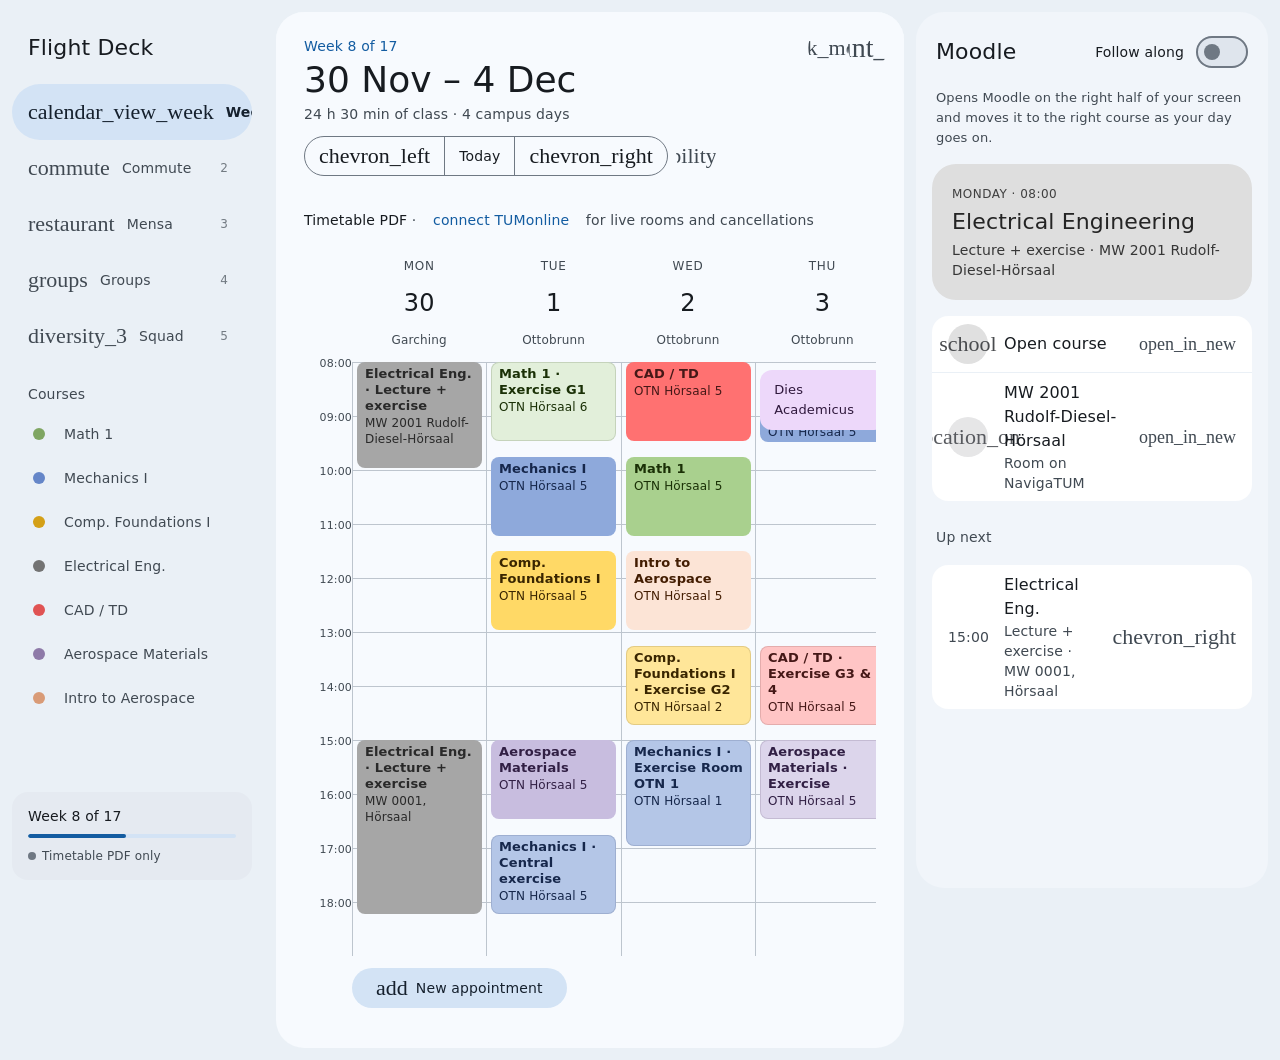
<file: index.html>
<!DOCTYPE html>
<html lang="en">
<head>
  <meta charset="UTF-8">
  <meta name="viewport" content="width=device-width, initial-scale=1.0, viewport-fit=cover">
  <meta name="theme-color" content="#EDEDF4">
  <title>Flight Deck · TUM Aerospace</title>
  <meta name="description" content="Unofficial, student-made schedule for TUM Aerospace 1st semester: TUMonline sync, live commute, Mensa and Moodle. Not affiliated with or endorsed by the Technical University of Munich.">
  <link rel="manifest" href="manifest.webmanifest">
  <link rel="icon" href="icons/icon.svg" type="image/svg+xml">
  <link rel="apple-touch-icon" href="icons/icon-192.png">
  <!-- Pages can't send headers, so the CSP lives here. A Worker on your own domain (not *.workers.dev) goes into connect-src -->
  <meta http-equiv="Content-Security-Policy" content="default-src 'self'; script-src 'self'; style-src 'self' 'unsafe-inline' https://fonts.googleapis.com; font-src https://fonts.gstatic.com; img-src 'self' data:; connect-src 'self' https://campus.tum.de https://www.mvg.de https://tum-dev.github.io https://nav.tum.de https://api.open-meteo.com https://*.workers.dev; object-src 'none'; base-uri 'none'; form-action 'self'">
  <script src="js/seed.js"></script>
  <link rel="preconnect" href="https://fonts.googleapis.com">
  <link rel="preconnect" href="https://fonts.gstatic.com" crossorigin>
  <link href="https://fonts.googleapis.com/css2?family=Roboto+Flex:opsz,wght@8..144,400;8..144,500;8..144,600;8..144,700&display=swap" rel="stylesheet">
  <link href="https://fonts.googleapis.com/css2?family=Material+Symbols+Rounded:opsz,wght,FILL,GRAD@20..48,400..600,0..1,0&display=block" rel="stylesheet">
  <link rel="stylesheet" href="css/style.css">
</head>
<body>
  <div class="app">
    <nav class="sidebar" aria-label="Main">
      <div class="brand">Flight Deck</div>
      <div class="side-group">
        <button type="button" class="side-item" data-view="week"><span class="msr" aria-hidden="true">calendar_view_week</span>Week<kbd>1</kbd></button>
        <button type="button" class="side-item" data-view="commute"><span class="msr" aria-hidden="true">commute</span>Commute<kbd>2</kbd></button>
        <button type="button" class="side-item" data-view="mensa"><span class="msr" aria-hidden="true">restaurant</span>Mensa<kbd>3</kbd></button>
        <button type="button" class="side-item" data-view="groups"><span class="msr" aria-hidden="true">groups</span>Groups<kbd>4</kbd></button>
        <button type="button" class="side-item" data-view="squad"><span class="msr" aria-hidden="true">diversity_3</span>Squad<kbd>5</kbd></button>
      </div>
      <div class="side-group">
        <span class="side-label">Courses</span>
        <div id="courseList"></div>
      </div>
      <div class="side-foot">
        <div id="weekProgress"></div>
      </div>
    </nav>

    <main class="main" id="main">
      <header class="toolbar">
        <div class="title-block">
          <span class="eyebrow" id="eyebrow"></span>
          <h1 id="title"></h1>
          <span class="subtitle" id="subtitle"></span>
        </div>
        <div class="toolbar-actions" id="toolbarActions"></div>
        <div class="toolbar-corner">
          <button type="button" class="icon-btn" id="themeBtn" data-toggle-theme><span class="msr" aria-hidden="true"></span></button>
          <button type="button" class="icon-btn account-btn" data-open-account aria-label="Account and settings" title="Account and settings"><span class="msr" aria-hidden="true">account_circle</span></button>
        </div>
      </header>
      <div id="view" class="view"></div>
    </main>

    <aside class="inspector" id="inspector" aria-label="Moodle"></aside>
  </div>

  <nav class="tabbar" aria-label="Views">
    <button type="button" data-view="today"><span class="pill"><span class="msr" aria-hidden="true">today</span></span>Today</button>
    <button type="button" data-view="week"><span class="pill"><span class="msr" aria-hidden="true">calendar_view_week</span></span>Week</button>
    <button type="button" data-view="commute"><span class="pill"><span class="msr" aria-hidden="true">commute</span></span>Commute</button>
    <button type="button" data-view="mensa"><span class="pill"><span class="msr" aria-hidden="true">restaurant</span></span>Mensa</button>
    <button type="button" data-view="groups"><span class="pill"><span class="msr" aria-hidden="true">groups</span></span>Groups</button>
    <button type="button" data-view="squad"><span class="pill"><span class="msr" aria-hidden="true">diversity_3</span></span>Squad</button>
  </nav>

  <dialog class="sheet" id="sheet" aria-labelledby="sheetTitle">
    <div class="sheet-head">
      <h2 id="sheetTitle"></h2>
      <button type="button" class="sheet-done" data-close-sheet>Done</button>
    </div>
    <div class="sheet-body" id="sheetBody"></div>
  </dialog>

  <div class="toast" id="toast" role="status" aria-live="polite"></div>

  <script src="js/timetable.js"></script>
  <script src="js/calendar.js"></script>
  <script src="js/services.js"></script>
  <script src="js/autopilot.js"></script>
  <script src="js/squad.js"></script>
  <script src="js/state.js"></script>
  <script src="js/app.js"></script>
</body>
</html>
</file>
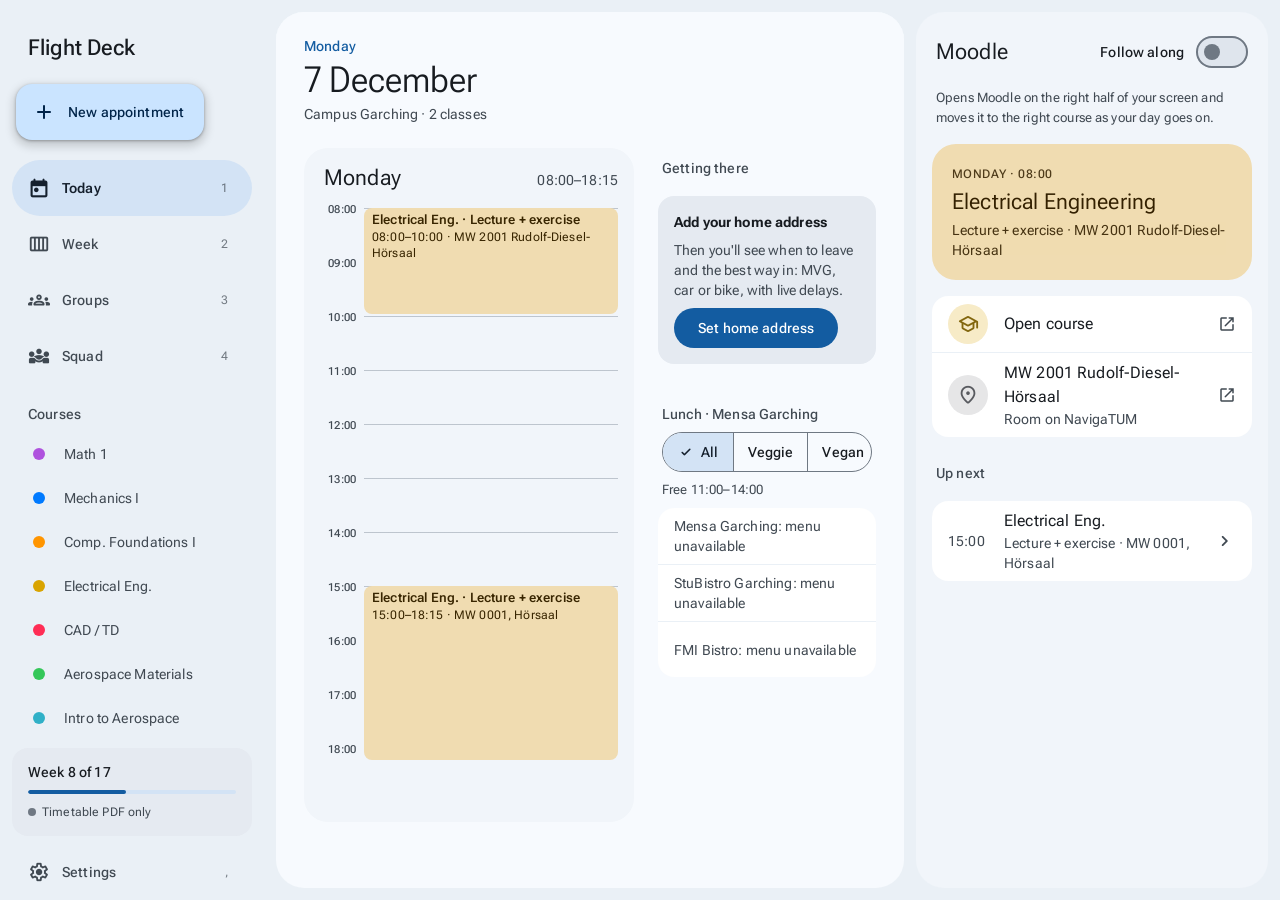
<file: cupertino/index.html>
<!DOCTYPE html>
<html lang="en">
<head>
  <meta charset="UTF-8">
  <meta name="viewport" content="width=device-width, initial-scale=1.0, viewport-fit=cover">
  <meta name="theme-color" content="#EDEDF4" media="(prefers-color-scheme: light)">
  <meta name="theme-color" content="#1D2024" media="(prefers-color-scheme: dark)">
  <title>Flight Deck · TUM Aerospace</title>
  <meta name="description" content="Unofficial, student-made schedule for TUM Aerospace 1st semester: TUMonline sync, live commute, Mensa and Moodle. Not affiliated with or endorsed by the Technical University of Munich.">
  <link rel="manifest" href="manifest.webmanifest">
  <link rel="icon" href="icon.svg" type="image/svg+xml">
  <link rel="apple-touch-icon" href="icon-192.png">
  <script>
    // Your colour seed, before first paint (app.js changes it from Settings)
    try { var seed = localStorage.getItem('fd_md_seed'); if (seed) document.documentElement.style.setProperty('--seed', seed); } catch (e) {}
  </script>
  <link rel="preconnect" href="https://fonts.googleapis.com">
  <link rel="preconnect" href="https://fonts.gstatic.com" crossorigin>
  <link href="https://fonts.googleapis.com/css2?family=Roboto+Flex:opsz,wght@8..144,400;8..144,500;8..144,600;8..144,700&display=swap" rel="stylesheet">
  <link href="https://fonts.googleapis.com/css2?family=Material+Symbols+Rounded:opsz,wght,FILL,GRAD@20..48,400..600,0..1,0&display=block" rel="stylesheet">
  <link rel="stylesheet" href="style.css">
</head>
<body>
  <div class="app">
    <nav class="sidebar" aria-label="Main">
      <div class="brand">Flight Deck</div>
      <button type="button" class="fab" data-new-appt><span class="msr" aria-hidden="true">add</span>New appointment</button>
      <div class="side-group">
        <button type="button" class="side-item" data-view="today"><span class="msr" aria-hidden="true">today</span>Today<kbd>1</kbd></button>
        <button type="button" class="side-item" data-view="week"><span class="msr" aria-hidden="true">calendar_view_week</span>Week<kbd>2</kbd></button>
        <button type="button" class="side-item" data-view="groups"><span class="msr" aria-hidden="true">groups</span>Groups<kbd>3</kbd></button>
        <button type="button" class="side-item" data-view="squad"><span class="msr" aria-hidden="true">diversity_3</span>Squad<kbd>4</kbd></button>
      </div>
      <div class="side-group">
        <span class="side-label">Courses</span>
        <div id="courseList"></div>
      </div>
      <div class="side-foot">
        <div id="weekProgress"></div>
        <button type="button" class="side-item" data-open-settings><span class="msr" aria-hidden="true">settings</span>Settings<kbd>,</kbd></button>
      </div>
    </nav>

    <main class="main" id="main">
      <header class="toolbar">
        <div class="title-block">
          <span class="eyebrow" id="eyebrow"></span>
          <h1 id="title"></h1>
          <span class="subtitle" id="subtitle"></span>
        </div>
        <div class="toolbar-actions" id="toolbarActions"></div>
      </header>
      <div id="view" class="view"></div>
    </main>

    <aside class="inspector" id="inspector" aria-label="Moodle"></aside>
  </div>

  <nav class="tabbar" aria-label="Views">
    <button type="button" data-view="today"><span class="pill"><span class="msr" aria-hidden="true">today</span></span>Today</button>
    <button type="button" data-view="week"><span class="pill"><span class="msr" aria-hidden="true">calendar_view_week</span></span>Week</button>
    <button type="button" data-view="groups"><span class="pill"><span class="msr" aria-hidden="true">groups</span></span>Groups</button>
    <button type="button" data-view="squad"><span class="pill"><span class="msr" aria-hidden="true">diversity_3</span></span>Squad</button>
    <button type="button" data-open-settings><span class="pill"><span class="msr" aria-hidden="true">settings</span></span>Settings</button>
  </nav>

  <button type="button" class="fab fab-mobile" data-new-appt aria-label="New appointment"><span class="msr" aria-hidden="true">add</span></button>

  <dialog class="sheet" id="sheet" aria-labelledby="sheetTitle">
    <div class="sheet-head">
      <h2 id="sheetTitle"></h2>
      <button type="button" class="sheet-done" data-close-sheet>Done</button>
    </div>
    <div class="sheet-body" id="sheetBody"></div>
  </dialog>

  <div class="toast" id="toast" role="status" aria-live="polite"></div>

  <script src="data.js"></script>
  <script src="calendar.js"></script>
  <script src="services.js"></script>
  <script src="optimizer.js"></script>
  <script src="squad.js"></script>
  <script src="state.js"></script>
  <script src="app.js"></script>
</body>
</html>
</file>
<file: css/style.css>
/* Flight Deck · Material You.
   Navigation drawer | main pane (day plan, week, commute, mensa, groups or squad) | Moodle pane.
   Every colour role is derived from one seed colour (--seed), so changing it re-tints the app. */

:root {
  --seed: #3070B3;

  /* Static fallback palette (TUM blue seed) for browsers without relative colour syntax */
  --md-primary: #2F5F98;
  --md-on-primary: #FFFFFF;
  --md-primary-container: #D4E3FF;
  --md-on-primary-container: #001C3A;
  --md-secondary-container: #D9E3F8;
  --md-on-secondary-container: #121C2B;
  --md-tertiary-container: #F6DAFF;
  --md-on-tertiary-container: #2A1236;
  --md-surface: #F9F9FF;
  --md-surface-lowest: #FFFFFF;
  --md-surface-low: #F3F3FA;
  --md-surface-container: #EDEDF4;
  --md-surface-high: #E7E8EE;
  --md-surface-highest: #E2E2E9;
  --md-on-surface: #191C20;
  --md-on-surface-variant: #43474E;
  --md-outline: #73777F;
  --md-outline-variant: #C3C6CF;
  --md-inverse-surface: #2E3036;
  --md-inverse-on-surface: #F0F0F7;
  --md-inverse-primary: #A5C8FF;
  --md-error: #BA1A1A;
  --md-error-container: #FFDAD6;
  --md-on-error-container: #410002;
  --md-success: #1B6C3A;
  --md-success-container: #A6F5B6;
  --md-on-success-container: #00210C;
  --md-warn-container: #FFDDB4;
  --md-on-warn-container: #2A1800;

  --font: "Roboto Flex", Roboto, system-ui, sans-serif;
  --state-hover: color-mix(in srgb, var(--md-on-surface) 8%, transparent);
  --state-press: color-mix(in srgb, var(--md-on-surface) 12%, transparent);
  --elev-1: 0 1px 2px rgba(0, 0, 0, 0.3), 0 1px 3px 1px rgba(0, 0, 0, 0.15);
  --elev-3: 0 4px 8px 3px rgba(0, 0, 0, 0.15), 0 1px 3px rgba(0, 0, 0, 0.3);
  color-scheme: light;
}

@supports (color: oklch(from red l c h)) {
  :root {
    --md-primary: oklch(from var(--seed) 0.47 0.13 h);
    --md-primary-container: oklch(from var(--seed) 0.91 0.05 h);
    --md-on-primary-container: oklch(from var(--seed) 0.26 0.08 h);
    --md-secondary-container: oklch(from var(--seed) 0.91 0.03 h);
    --md-on-secondary-container: oklch(from var(--seed) 0.24 0.03 h);
    --md-tertiary-container: oklch(from var(--seed) 0.91 0.05 calc(h + 60));
    --md-on-tertiary-container: oklch(from var(--seed) 0.26 0.07 calc(h + 60));
    --md-surface: oklch(from var(--seed) 0.985 0.006 h);
    --md-surface-lowest: oklch(from var(--seed) 1 0 h);
    --md-surface-low: oklch(from var(--seed) 0.968 0.008 h);
    --md-surface-container: oklch(from var(--seed) 0.952 0.01 h);
    --md-surface-high: oklch(from var(--seed) 0.936 0.011 h);
    --md-surface-highest: oklch(from var(--seed) 0.92 0.012 h);
    --md-on-surface: oklch(from var(--seed) 0.22 0.012 h);
    --md-on-surface-variant: oklch(from var(--seed) 0.40 0.02 h);
    --md-outline: oklch(from var(--seed) 0.57 0.02 h);
    --md-outline-variant: oklch(from var(--seed) 0.82 0.015 h);
    --md-inverse-surface: oklch(from var(--seed) 0.30 0.012 h);
    --md-inverse-on-surface: oklch(from var(--seed) 0.96 0.008 h);
    --md-inverse-primary: oklch(from var(--seed) 0.80 0.10 h);
  }
}

:root[data-theme="dark"] {
  --md-primary: #A5C8FF;
  --md-on-primary: #00315E;
  --md-primary-container: #124782;
  --md-on-primary-container: #D4E3FF;
  --md-secondary-container: #3D4758;
  --md-on-secondary-container: #D9E3F8;
  --md-tertiary-container: #573E60;
  --md-on-tertiary-container: #F6DAFF;
  --md-surface: #111318;
  --md-surface-lowest: #0C0E13;
  --md-surface-low: #191C20;
  --md-surface-container: #1D2024;
  --md-surface-high: #282A2F;
  --md-surface-highest: #33353A;
  --md-on-surface: #E2E2E9;
  --md-on-surface-variant: #C3C6CF;
  --md-outline: #8D9199;
  --md-outline-variant: #43474E;
  --md-inverse-surface: #E2E2E9;
  --md-inverse-on-surface: #2E3036;
  --md-inverse-primary: #2F5F98;
  --md-error: #FFB4AB;
  --md-error-container: #93000A;
  --md-on-error-container: #FFDAD6;
  --md-success: #8BD89C;
  --md-success-container: #005228;
  --md-on-success-container: #A6F5B6;
  --md-warn-container: #643F00;
  --md-on-warn-container: #FFDDB4;
  --elev-1: 0 1px 3px 1px rgba(0, 0, 0, 0.15), 0 1px 2px rgba(0, 0, 0, 0.3);
  color-scheme: dark;
}
@supports (color: oklch(from red l c h)) {
  :root[data-theme="dark"] {
    --md-primary: oklch(from var(--seed) 0.81 0.10 h);
    --md-on-primary: oklch(from var(--seed) 0.30 0.09 h);
    --md-primary-container: oklch(from var(--seed) 0.38 0.10 h);
    --md-on-primary-container: oklch(from var(--seed) 0.92 0.04 h);
    --md-secondary-container: oklch(from var(--seed) 0.37 0.03 h);
    --md-on-secondary-container: oklch(from var(--seed) 0.91 0.025 h);
    --md-tertiary-container: oklch(from var(--seed) 0.38 0.06 calc(h + 60));
    --md-on-tertiary-container: oklch(from var(--seed) 0.92 0.04 calc(h + 60));
    --md-surface: oklch(from var(--seed) 0.17 0.008 h);
    --md-surface-lowest: oklch(from var(--seed) 0.14 0.006 h);
    --md-surface-low: oklch(from var(--seed) 0.20 0.009 h);
    --md-surface-container: oklch(from var(--seed) 0.22 0.01 h);
    --md-surface-high: oklch(from var(--seed) 0.26 0.011 h);
    --md-surface-highest: oklch(from var(--seed) 0.30 0.012 h);
    --md-on-surface: oklch(from var(--seed) 0.92 0.008 h);
    --md-on-surface-variant: oklch(from var(--seed) 0.81 0.016 h);
    --md-outline: oklch(from var(--seed) 0.64 0.018 h);
    --md-outline-variant: oklch(from var(--seed) 0.40 0.016 h);
    --md-inverse-surface: oklch(from var(--seed) 0.92 0.008 h);
    --md-inverse-on-surface: oklch(from var(--seed) 0.30 0.012 h);
    --md-inverse-primary: oklch(from var(--seed) 0.47 0.13 h);
  }
}

* { box-sizing: border-box; }
html, body { margin: 0; }
body {
  background: var(--md-surface-container);
  color: var(--md-on-surface);
  font-family: var(--font);
  font-size: 14px;
  line-height: 20px;
  letter-spacing: 0.01em;
}
button, input, select { font: inherit; color: inherit; letter-spacing: inherit; }
button { cursor: pointer; }
a { color: var(--md-primary); text-decoration: none; }
a:hover { text-decoration: underline; }
:focus-visible { outline: 3px solid var(--md-primary); outline-offset: 2px; }
[hidden] { display: none !important; }
.num { font-variant-numeric: tabular-nums; }

.msr {
  font-family: "Material Symbols Rounded";
  font-weight: normal; font-style: normal; font-size: 22px; line-height: 1;
  letter-spacing: normal; text-transform: none; white-space: nowrap; direction: ltr;
  display: inline-block; flex-shrink: 0;
  font-variation-settings: "FILL" 0, "wght" 400, "GRAD" 0, "opsz" 24;
  -webkit-font-smoothing: antialiased;
  user-select: none;
}
.msr.sm { font-size: 18px; }
[aria-current="page"] .msr, .msr.fill { font-variation-settings: "FILL" 1, "wght" 500, "GRAD" 0, "opsz" 24; }

/* ================= LAYOUT: drawer + two panes on the surface-container background ================= */
.app {
  display: grid;
  grid-template-columns: 264px minmax(0, 1fr) 352px;
  gap: 12px;
  min-height: 100vh;
  padding: 12px 12px 12px 0;
}
.app.no-inspector { grid-template-columns: 264px minmax(0, 1fr); }
.app.no-inspector .inspector { display: none; }

.sidebar {
  position: sticky; top: 12px; height: calc(100vh - 24px); overflow-y: auto;
  padding: 4px 12px 8px;
  display: flex; flex-direction: column; gap: 8px;
}
.brand { padding: 18px 16px 14px; font-size: 22px; line-height: 28px; font-weight: 500; }

/* Appointment form */
.form-grid { display: grid; grid-template-columns: repeat(2, minmax(0, 1fr)); gap: 16px; }
.tf { display: flex; flex-direction: column; gap: 6px; font-size: 12px; font-weight: 500; color: var(--md-on-surface-variant); }
.tf.span-2 { grid-column: 1 / -1; }
.tf .field { color: var(--md-on-surface); }
textarea.field { min-height: 96px; padding: 14px 16px; resize: vertical; font: inherit; font-size: 16px; line-height: 24px; }
.nav-link { justify-self: start; }
.check-row { grid-column: 1 / -1; display: flex; align-items: center; gap: 12px; font-size: 16px; color: var(--md-on-surface); }
.check-row input { width: 20px; height: 20px; accent-color: var(--md-primary); }
.form-actions { display: flex; flex-wrap: wrap; justify-content: space-between; gap: 8px; }
.form-actions .right { display: flex; gap: 8px; margin-left: auto; }
.ev.custom { border: 1.5px dashed color-mix(in srgb, var(--c) 70%, transparent); }
.side-group { display: flex; flex-direction: column; }
.side-label { padding: 12px 16px 8px; font-size: 14px; font-weight: 500; color: var(--md-on-surface-variant); }
.side-item {
  display: flex; align-items: center; gap: 12px; width: 100%;
  min-height: 56px; padding: 0 24px 0 16px; border: 0; border-radius: 28px;
  background: transparent; text-align: left; font-size: 14px; font-weight: 500;
  color: var(--md-on-surface-variant);
}
.side-item[aria-current="page"] { background: var(--md-secondary-container); color: var(--md-on-secondary-container); font-weight: 600; }
.side-item kbd { margin-left: auto; font: 12px var(--font); color: var(--md-on-surface-variant); opacity: 0.7; }
.course-item { min-height: 44px; gap: 14px; font-weight: 400; }
.course-item .dot { width: 12px; height: 12px; border-radius: 50%; background: var(--c); flex-shrink: 0; margin: 0 5px; }
.side-foot { margin-top: auto; display: flex; flex-direction: column; gap: 8px; }
.progress-card { padding: 14px 16px; border-radius: 16px; background: var(--md-surface-high); display: flex; flex-direction: column; gap: 8px; font-size: 12px; color: var(--md-on-surface-variant); }
.progress-card > span:first-child { font-size: 14px; font-weight: 500; color: var(--md-on-surface); }
.progress-card .bar { height: 4px; border-radius: 2px; background: var(--md-secondary-container); overflow: hidden; }
.progress-card .bar span { display: block; height: 100%; border-radius: 2px; background: var(--md-primary); }
.sync-line { display: flex; align-items: center; gap: 6px; }
.sync-line .led { width: 8px; height: 8px; border-radius: 50%; background: var(--md-outline); }
.sync-line .led.on { background: var(--md-success); }

.main {
  min-width: 0; display: flex; flex-direction: column;
  background: var(--md-surface); border-radius: 28px; overflow: clip;
  min-height: calc(100vh - 24px);
}
.toolbar {
  position: sticky; top: 0; z-index: 5;
  display: flex; flex-wrap: wrap; align-items: flex-end; justify-content: space-between; gap: 12px;
  padding: 24px 108px 16px 28px;
  background: var(--md-surface);
}
.toolbar-corner { position: absolute; top: 16px; right: 16px; display: flex; align-items: center; }
.account-btn .msr { font-size: 28px; }
.title-block { display: flex; flex-direction: column; gap: 2px; min-width: 0; }
.eyebrow { font-size: 14px; font-weight: 500; color: var(--md-primary); letter-spacing: 0.01em; }
.toolbar h1 { margin: 0; font-size: 36px; line-height: 44px; font-weight: 400; letter-spacing: 0; }
.subtitle { color: var(--md-on-surface-variant); font-size: 14px; }
.toolbar-actions { display: flex; align-items: center; gap: 8px; flex-wrap: wrap; }
.view { padding: 8px 28px 40px; flex: 1; }

.inspector {
  position: sticky; top: 12px; height: calc(100vh - 24px); overflow-y: auto;
  background: var(--md-surface-low); border-radius: 28px;
  padding: 20px 16px 28px;
  display: flex; flex-direction: column; gap: 16px;
}
/* Scroll the panel rather than squash its cards and lists */
.inspector > * { flex-shrink: 0; }

/* ================= BUTTONS & CONTROLS ================= */
.btn {
  display: inline-flex; align-items: center; justify-content: center; gap: 8px;
  min-height: 40px; padding: 0 24px; border: 0; border-radius: 20px;
  background: var(--md-primary); color: var(--md-on-primary);
  font-weight: 500; font-size: 14px; letter-spacing: 0.01em; white-space: nowrap;
  position: relative; overflow: hidden;
}
.btn::after { content: ''; position: absolute; inset: 0; background: currentColor; opacity: 0; }
.btn:hover { text-decoration: none; }
.btn:hover::after { opacity: 0.08; }
.btn:active::after { opacity: 0.12; }
.btn:hover { box-shadow: var(--elev-1); }
.btn.gray { background: var(--md-secondary-container); color: var(--md-on-secondary-container); }
.btn.plain { background: transparent; color: var(--md-primary); padding: 0 12px; }
.btn.plain:hover, .btn.danger:hover, .btn.gray:hover { box-shadow: none; }
.btn.danger { background: transparent; color: var(--md-error); padding: 0 12px; }
.btn.wide { width: 100%; }
.btn:disabled { opacity: 0.38; cursor: default; box-shadow: none; }
.icon-btn {
  width: 40px; height: 40px; border: 0; border-radius: 20px; background: transparent; color: var(--md-on-surface-variant);
  display: inline-flex; align-items: center; justify-content: center;
}
.icon-btn[aria-pressed="true"] { background: var(--md-secondary-container); color: var(--md-on-secondary-container); }

/* Segmented buttons */
.seg { display: inline-flex; border: 1px solid var(--md-outline); border-radius: 20px; overflow: hidden; flex-wrap: nowrap; max-width: 100%; }
.seg button {
  min-height: 38px; padding: 0 14px; border: 0; background: transparent; font-size: 14px; font-weight: 500;
  color: var(--md-on-surface); display: inline-flex; align-items: center; gap: 6px; white-space: nowrap;
}
.seg button + button { border-left: 1px solid var(--md-outline); }
.seg button[aria-pressed="true"] { background: var(--md-secondary-container); color: var(--md-on-secondary-container); }
.seg button[aria-pressed="true"]::before { content: 'check'; font-family: "Material Symbols Rounded"; font-size: 18px; line-height: 1; }
.seg button:disabled { opacity: 0.38; cursor: default; }
.seg.wrap { flex-wrap: wrap; }

/* Switch */
.switch { display: inline-flex; align-items: center; gap: 12px; border: 0; background: transparent; padding: 0; min-height: 40px; font-size: 14px; font-weight: 500; color: var(--md-on-surface); }
.switch .track {
  position: relative; width: 52px; height: 32px; border-radius: 16px; flex-shrink: 0;
  background: var(--md-surface-highest); box-shadow: inset 0 0 0 2px var(--md-outline); transition: background .2s;
}
.switch .track::after {
  content: ''; position: absolute; left: 8px; top: 8px; width: 16px; height: 16px; border-radius: 50%;
  background: var(--md-outline); transition: all .2s;
}
.switch[aria-pressed="true"] .track { background: var(--md-primary); box-shadow: none; }
.switch[aria-pressed="true"] .track::after { left: 24px; top: 4px; width: 24px; height: 24px; background: var(--md-on-primary); }

/* Text fields: filled and tonal, Google-style. Focus draws a ring with box-shadow, so nothing shifts. */
.field {
  width: 100%; min-height: 48px; padding: 0 16px; border: 0; border-radius: 12px;
  background: var(--md-surface-high); color: var(--md-on-surface); caret-color: var(--md-primary);
  font-size: 16px; font-weight: 400;
  box-shadow: inset 0 0 0 1px transparent;
  transition: background-color .15s ease, box-shadow .15s ease;
}
.field::placeholder { color: var(--md-on-surface-variant); opacity: 0.8; }
.field:hover { background: var(--md-surface-highest); }
.field:focus, .field:focus-visible { outline: none; background: var(--md-surface-highest); box-shadow: inset 0 0 0 2px var(--md-primary); }
.field[readonly] { color: var(--md-on-surface-variant); }
.field[readonly]:focus { box-shadow: inset 0 0 0 1px var(--md-outline-variant); }
select.field {
  appearance: none; -webkit-appearance: none; cursor: pointer; padding-right: 40px;
  background-image: url("data:image/svg+xml,%3Csvg xmlns='http://www.w3.org/2000/svg' width='24' height='24' viewBox='0 0 24 24'%3E%3Cpath d='M7 10l5 5 5-5' fill='none' stroke='%2373777F' stroke-width='2' stroke-linecap='round' stroke-linejoin='round'/%3E%3C/svg%3E");
  background-repeat: no-repeat; background-position: right 10px center;
}
input[type="number"].field { -moz-appearance: textfield; text-align: center; padding: 0 8px; }
input[type="number"].field::-webkit-inner-spin-button, input[type="number"].field::-webkit-outer-spin-button { -webkit-appearance: none; margin: 0; }
input[type="search"].field::-webkit-search-cancel-button { cursor: pointer; }
@media (prefers-reduced-motion: reduce) { .field { transition: none; } }

/* Search: a pill with the icon inside, like Google's */
.search-field {
  flex: 1; display: flex; align-items: center; gap: 4px; min-height: 52px; padding: 0 8px 0 16px; border-radius: 26px;
  background: var(--md-surface-high); color: var(--md-on-surface-variant);
  transition: background-color .15s ease, box-shadow .15s ease;
}
.search-field:hover { background: var(--md-surface-highest); }
.search-field:focus-within { background: var(--md-surface-highest); box-shadow: inset 0 0 0 2px var(--md-primary); }
.search-field .field { background: transparent; box-shadow: none; min-height: 48px; padding: 0 8px; }
.search-field .field:focus { box-shadow: none; }

.tag { display: inline-flex; align-items: center; height: 24px; padding: 0 8px; border-radius: 8px; font-size: 12px; font-weight: 500; background: var(--md-surface-highest); color: var(--md-on-surface-variant); white-space: nowrap; }
.tag.red { background: var(--md-error-container); color: var(--md-on-error-container); }
.tag.orange { background: var(--md-warn-container); color: var(--md-on-warn-container); }
.tag.green { background: var(--md-success-container); color: var(--md-on-success-container); }
.tag.blue { background: var(--md-primary-container); color: var(--md-on-primary-container); }

/* Lists in rounded containers */
.section { display: flex; flex-direction: column; gap: 8px; }
.section:empty { display: none; }
.section-label { padding: 0 4px; min-height: 40px; font-size: 14px; font-weight: 500; color: var(--md-on-surface-variant); display: flex; flex-wrap: wrap; justify-content: space-between; align-items: center; gap: 8px; }
.section-label > span:last-child:not(.seg) { font-weight: 400; }
.home-chip { max-width: 55%; gap: 6px; min-height: 32px; }
.home-chip span:last-child { overflow: hidden; text-overflow: ellipsis; }
.home-chip .msr { font-size: 18px; }
.section-note { padding: 0 4px; font-size: 13px; color: var(--md-on-surface-variant); margin: 0; }
.list { background: var(--md-surface-lowest); border-radius: 16px; overflow: hidden; }
.inspector .list, .sheet .list { background: var(--md-surface-lowest); }
.row {
  display: flex; align-items: center; gap: 16px; min-height: 56px; padding: 8px 16px;
  position: relative; color: var(--md-on-surface); background: transparent; border: 0; width: 100%; text-align: left;
}
.row + .row { border-top: 1px solid var(--md-surface-container); }
a.row:hover, button.row:hover { text-decoration: none; }
.row .grow { flex: 1; min-width: 0; display: flex; flex-direction: column; font-size: 16px; line-height: 24px; }
.row .sub { font-size: 14px; line-height: 20px; color: var(--md-on-surface-variant); }
.row .value { color: var(--md-on-surface-variant); white-space: nowrap; }
.row .chev { color: var(--md-on-surface-variant); }
.row .check { color: var(--md-primary); width: 24px; display: inline-flex; }
.row .badge {
  width: 40px; height: 40px; border-radius: 20px; display: inline-flex; align-items: center; justify-content: center; flex-shrink: 0;
  background: color-mix(in srgb, var(--c, var(--md-primary)) 22%, var(--md-surface-lowest));
  color: color-mix(in srgb, var(--c, var(--md-primary)) 55%, var(--md-on-surface));
}
.row.muted { color: var(--md-on-surface-variant); }
.row .dot { width: 12px; height: 12px; border-radius: 50%; flex-shrink: 0; margin: 0 14px 0 14px; }

.card { background: var(--md-surface-high); border-radius: 16px; padding: 16px; display: flex; flex-direction: column; gap: 8px; }
.card .sub { color: var(--md-on-surface-variant); }
.empty { color: var(--md-on-surface-variant); padding: 32px 4px; text-align: center; }

/* ================= TODAY ================= */
.today { max-width: 720px; }
.day-col { display: flex; flex-direction: column; gap: 8px; padding: 16px 16px 20px 8px; border-radius: 24px; background: var(--md-surface-low); }
.day-col h2, .travel h2 { margin: 0; font-size: 22px; line-height: 28px; font-weight: 400; }
.col-head { display: flex; align-items: center; gap: 8px; padding: 0 0 8px 12px; }
.col-head > span { margin-left: auto; color: var(--md-on-surface-variant); font-size: 14px; }

.day-col .add-appt { align-self: flex-start; margin: 8px 0 0 52px; }
.timeline { display: grid; grid-template-columns: 44px minmax(0, 1fr); column-gap: 8px; }
.tl-hours, .tl-track { position: relative; }
.tl-hours span { position: absolute; right: 0; transform: translateY(-8px); font-size: 11px; font-weight: 500; color: var(--md-on-surface-variant); }
.tl-track { background-image: linear-gradient(var(--md-outline-variant) 1px, transparent 1px); background-size: 100% var(--hour-px); }
.ev {
  position: absolute; left: 0; right: 0; overflow: hidden;
  border: 0; border-radius: 8px;
  padding: 4px 8px; text-align: left; font-size: 12px; line-height: 16px;
  background: color-mix(in srgb, var(--c) 24%, var(--md-surface-lowest));
  color: color-mix(in srgb, var(--c) 40%, var(--md-on-surface));
  display: flex; flex-direction: column; gap: 1px;
}
@supports (color: oklch(from red l c h)) {
  /* Light: the timetable PDF's own colours. Dark: the same hues, with exercises paler like in the PDF.
     Chroma stays capped by the course's own, so grey Electrical Engineering stays grey */
  .ev { background: var(--pdf, oklch(from var(--c) 0.90 min(c, 0.06) h)); color: oklch(from var(--c) 0.28 min(c, 0.07) h); }
  .ev.exercise { box-shadow: inset 0 0 0 1px oklch(from var(--c) 0.28 min(c, 0.07) h / 0.14); }
  :where([data-theme="dark"]) .ev { background: oklch(from var(--c) 0.38 calc(c * 0.75) h); color: oklch(from var(--c) 0.93 min(c, 0.04) h); }
  :where([data-theme="dark"]) .ev.exercise { background: oklch(from var(--c) 0.27 calc(c * 0.4) h); box-shadow: inset 0 0 0 1px oklch(from var(--c) 0.93 min(c, 0.04) h / 0.08); color: oklch(from var(--c) 0.85 min(c, 0.04) h); }
}
.ev b { font-weight: 600; font-size: 13px; }
.ev.now { background: var(--c); color: #FFFFFF; box-shadow: var(--elev-1); }
@supports (color: oklch(from red l c h)) { .ev.now { background: oklch(from var(--c) 0.50 min(calc(c * 1.2), 0.14) h); } }
.past-shade {
  position: absolute; top: 0; left: 0; right: 0; z-index: 1; pointer-events: none;
  background: color-mix(in srgb, var(--md-surface-low) 40%, transparent);
  -webkit-backdrop-filter: grayscale(0.55); backdrop-filter: grayscale(0.55);
}
.ev.skipped { opacity: 0.5; background: repeating-linear-gradient(135deg, var(--md-surface-highest) 0 6px, var(--md-surface-low) 6px 12px); color: var(--md-on-surface-variant); }
.ev.cancelled b { text-decoration: line-through; }
.ev.other { background: color-mix(in srgb, var(--c) 8%, transparent); color: var(--md-on-surface-variant); border: 1px solid color-mix(in srgb, var(--c) 40%, transparent); padding: 3px 4px; font-size: 11px; line-height: 14px; }
.ev.other b { font-size: 11px; font-weight: 500; }
.now-line { position: absolute; left: -6px; right: 0; height: 2px; background: var(--md-error); z-index: 2; pointer-events: none; }
.now-line::before { content: ''; position: absolute; left: -5px; top: -5px; width: 12px; height: 12px; border-radius: 50%; background: var(--md-error); }
.closure { padding: 10px 14px; border-radius: 12px; background: var(--md-tertiary-container); color: var(--md-on-tertiary-container); font-size: 13px; }

/* ================= COMMUTE, MENSA ================= */
.travel { display: flex; flex-direction: column; gap: 20px; min-width: 0; max-width: 860px; }
/* The commute, board and lunch slots each hold several sections: space them the same way */
.travel > div, .travel .stale { display: flex; flex-direction: column; gap: 20px; }
.travel > div:empty { display: none; }
.travel > .commute { gap: 8px; }
#commuteBody, #commuteBody > .stale { display: flex; flex-direction: column; gap: 20px; }
.stale { opacity: 0.55; pointer-events: none; transition: opacity .2s; }
.leave-controls { display: flex; flex-wrap: wrap; align-items: center; gap: 8px; }
.leave-controls .seg { flex-wrap: wrap; }
.field.leave-at { width: auto; min-height: 40px; border-radius: 20px; padding: 0 14px; font-size: 14px; font-weight: 500; }
.leave-card { background: var(--md-primary-container); color: var(--md-on-primary-container); border-radius: 28px; padding: 24px; display: flex; flex-direction: column; gap: 16px; }
.leave-top { display: flex; flex-wrap: wrap; justify-content: space-between; gap: 12px; align-items: flex-start; }
.leave-time { font-size: 57px; line-height: 64px; font-weight: 400; letter-spacing: -0.02em; font-variant-numeric: tabular-nums; }
.leave-time.moved { color: var(--md-error); }
.leave-meta { opacity: 0.85; }
.weather { display: inline-flex; align-items: center; gap: 6px; height: 32px; padding: 0 12px; border-radius: 8px; background: color-mix(in srgb, var(--md-on-primary-container) 10%, transparent); font-size: 14px; font-weight: 500; }
.weather.wet { background: var(--md-tertiary-container); color: var(--md-on-tertiary-container); }
.modes { display: grid; grid-template-columns: repeat(auto-fit, minmax(130px, 1fr)); gap: 8px; }
.mode { padding: 12px 16px; border-radius: 16px; background: var(--md-surface-lowest); color: var(--md-on-surface); display: flex; flex-direction: column; gap: 2px; }
.mode.fastest { background: var(--md-success-container); color: var(--md-on-success-container); }
.mode .m-name { font-size: 12px; font-weight: 500; display: flex; justify-content: space-between; gap: 6px; align-items: center; }
.mode .m-time { font-size: 22px; line-height: 28px; font-variant-numeric: tabular-nums; }
.mode .m-leave { font-size: 12px; opacity: 0.85; }
.late { color: var(--md-error); font-weight: 600; }
.moved-note { margin: 0; color: var(--md-error); font-size: 14px; font-weight: 500; }

.legs { display: flex; flex-wrap: wrap; align-items: center; gap: 4px; }
.line { display: inline-flex; align-items: center; min-width: 32px; height: 22px; justify-content: center; padding: 0 6px; border-radius: 6px; background: var(--line, #555); color: #FFFFFF; font-size: 12px; font-weight: 700; }
.line.cancelled { text-decoration: line-through; opacity: 0.6; }
.line sup { font-size: 9px; margin-left: 2px; }
.walk { display: inline-flex; align-items: center; color: var(--md-on-surface-variant); font-size: 12px; }
.walk .msr { font-size: 16px; }
.leg-sep { color: var(--md-outline); }
.route-times { font-size: 16px; font-weight: 500; font-variant-numeric: tabular-nums; white-space: nowrap; min-width: 112px; }
.row.unusable { opacity: 0.45; }

.board { width: 100%; border-collapse: collapse; }
.board td, .board th { padding: 10px 16px; text-align: left; font-size: 14px; }
.board th { font-size: 12px; font-weight: 500; color: var(--md-on-surface-variant); border-bottom: 1px solid var(--md-outline-variant); }
.board tr + tr td { border-top: 1px solid var(--md-surface-container); }
.board tr.yours td { background: color-mix(in srgb, var(--md-primary) 6%, transparent); font-weight: 500; }
.board tr.cancelled td { color: var(--md-on-surface-variant); text-decoration: line-through; }
.board .t { font-variant-numeric: tabular-nums; white-space: nowrap; }
.live-dot { display: inline-block; width: 8px; height: 8px; border-radius: 50%; background: var(--md-success); margin-right: 6px; animation: pulse 2s infinite; }
@keyframes pulse { 50% { opacity: 0.35; } }
@media (prefers-reduced-motion: reduce) { .live-dot { animation: none; } .switch .track, .switch .track::after, .btn::after { transition: none; } }

.fav { color: var(--md-primary); }

/* ================= INSPECTOR (MOODLE) ================= */
.insp-head { display: flex; justify-content: space-between; align-items: center; gap: 8px; padding: 0 4px; }
.insp-head h2 { margin: 0; font-size: 22px; line-height: 28px; font-weight: 400; }
.course-card { border-radius: 24px; padding: 20px; display: flex; flex-direction: column; gap: 4px; background: color-mix(in srgb, var(--c) 26%, var(--md-surface-lowest)); color: color-mix(in srgb, var(--c) 35%, var(--md-on-surface)); }
@supports (color: oklch(from red l c h)) {
  .course-card { background: oklch(from var(--c) 0.90 min(c, 0.06) h); color: oklch(from var(--c) 0.26 min(c, 0.07) h); }
  :where([data-theme="dark"]) .course-card { background: oklch(from var(--c) 0.33 min(c, 0.07) h); color: oklch(from var(--c) 0.92 min(c, 0.04) h); }
}
.course-card .when { font-size: 12px; font-weight: 500; letter-spacing: 0.04em; text-transform: uppercase; opacity: 0.85; }
.course-card .name { font-size: 22px; line-height: 28px; }
.course-card .meta { font-size: 14px; opacity: 0.9; display: flex; flex-wrap: wrap; gap: 6px; }
.follow-note { margin: 0; padding: 0 4px; font-size: 13px; color: var(--md-on-surface-variant); }

/* ================= WEEK ================= */
.week-wrap { overflow-x: auto; }
.week-wrap + .add-appt { margin: 12px 0 0 48px; }
.week { min-width: 720px; display: grid; grid-template-columns: 48px repeat(5, minmax(0, 1fr)); }
.week.with-others { min-width: 1040px; }
.week-head { padding: 0 6px 12px; display: flex; flex-direction: column; align-items: center; gap: 4px; }
.week-head .dname { font-size: 12px; font-weight: 500; color: var(--md-on-surface-variant); text-transform: uppercase; letter-spacing: 0.06em; }
.week-head .dnum { font-size: 24px; width: 46px; height: 46px; display: inline-flex; align-items: center; justify-content: center; border-radius: 50%; }
.week-head.is-today .dname { color: var(--md-primary); }
.week-head.is-today .dnum { background: var(--md-primary); color: var(--md-on-primary); }
.week-head .campus { font-size: 12px; color: var(--md-on-surface-variant); }
.week-col { position: relative; border-left: 1px solid var(--md-outline-variant); }
.week-col .ev { left: 4px; right: 4px; }
.week-col .now-line { left: 0; }
.week-col { --pad: 4px; }
.ev.laned {
  left: calc(var(--pad, 0px) + (100% - 2 * var(--pad, 0px)) * var(--lane) / var(--lanes)); right: auto;
  width: calc((100% - 2 * var(--pad, 0px)) / var(--lanes) - 2px);
}
.week-col .closure { position: absolute; left: 4px; right: 4px; top: 8px; z-index: 1; }
.week-stats { display: flex; flex-wrap: wrap; align-items: center; gap: 8px 24px; margin-bottom: 16px; color: var(--md-on-surface-variant); }
.week-stats b { color: var(--md-on-surface); font-weight: 500; }

/* ================= GROUPS & SQUAD ================= */
.groups { display: grid; grid-template-columns: repeat(auto-fill, minmax(320px, 1fr)); gap: 24px; align-items: start; }
.autopilot { grid-column: 1 / -1; display: flex; flex-direction: column; gap: 12px; padding: 20px; border-radius: 28px; background: var(--md-surface-low); }
.autopilot .seg { flex-wrap: wrap; border-radius: 20px; }
.plans { display: grid; grid-template-columns: repeat(auto-fit, minmax(240px, 1fr)); gap: 12px; }
.plan { background: var(--md-surface-lowest); border-radius: 20px; padding: 18px; display: flex; flex-direction: column; gap: 10px; }
.plan:first-child { background: var(--md-primary-container); color: var(--md-on-primary-container); }
.plan h3 { margin: 0; font-size: 16px; font-weight: 500; display: flex; gap: 8px; align-items: center; }
.plan ul { margin: 0; padding: 0; list-style: none; display: flex; flex-direction: column; gap: 2px; font-size: 14px; opacity: 0.9; }
.plan .metrics { font-size: 13px; opacity: 0.85; }
.plan .btn { align-self: flex-start; }
.groups > .section .list { background: var(--md-surface-low); }
.squad { max-width: 680px; display: flex; flex-direction: column; gap: 24px; }
.squad .list { background: var(--md-surface-low); }
.avatar { width: 40px; height: 40px; border-radius: 50%; background: var(--md-tertiary-container); color: var(--md-on-tertiary-container); display: inline-flex; align-items: center; justify-content: center; font-weight: 500; flex-shrink: 0; }
.link-box { display: flex; gap: 8px; align-items: center; }
.link-box input { flex: 1; min-width: 0; color: var(--md-on-surface-variant); }
.veiled { position: relative; min-height: 60vh; }
.veil {
  position: absolute; inset: 0; z-index: 1; border-radius: 24px;
  display: flex; align-items: flex-start; justify-content: center; padding-top: 96px;
  background: color-mix(in srgb, var(--md-surface-highest) 72%, transparent);
  -webkit-backdrop-filter: blur(2px); backdrop-filter: blur(2px);
}
.veil span { font-size: 22px; line-height: 28px; font-weight: 500; color: var(--md-on-surface); text-align: center; }
.veiled.compact { min-height: 0; }
.veiled.compact .veil { align-items: center; padding-top: 0; }

.swatches { display: flex; flex-wrap: wrap; gap: 12px; padding: 16px; }
.swatch { width: 48px; height: 48px; border-radius: 50%; border: 0; background: var(--sw); position: relative; display: inline-flex; align-items: center; justify-content: center; color: #FFFFFF; }
.swatch[aria-pressed="true"] { box-shadow: 0 0 0 3px var(--md-surface-lowest), 0 0 0 5px var(--sw); }
.swatch[aria-pressed="true"]::after { content: 'check'; font-family: "Material Symbols Rounded"; font-size: 22px; }
.swatch.custom { background: conic-gradient(#E53935, #FDD835, #43A047, #1E88E5, #8E24AA, #E53935); overflow: hidden; }
.swatch.custom input { position: absolute; inset: 0; opacity: 0; cursor: pointer; width: 100%; height: 100%; border: 0; padding: 0; }

/* ================= DIALOG, SNACKBAR, NAVIGATION BAR ================= */
.sheet {
  width: min(560px, calc(100vw - 48px)); max-height: min(780px, calc(100vh - 48px));
  padding: 0; border: 0; border-radius: 28px; background: var(--md-surface-high); color: var(--md-on-surface);
  box-shadow: var(--elev-3); overflow: hidden;
}
.sheet[open] { display: flex; flex-direction: column; }
.sheet::backdrop { background: rgba(0, 0, 0, 0.32); }
.sheet-head { display: flex; align-items: center; justify-content: space-between; gap: 12px; padding: 24px 24px 8px; }
.sheet-head h2 { margin: 0; font-size: 24px; line-height: 32px; font-weight: 400; }
.sheet-done { border: 0; background: transparent; color: var(--md-primary); font-weight: 500; min-height: 40px; padding: 0 12px; border-radius: 20px; }
.sheet-body { padding: 8px 24px 24px; overflow-y: auto; display: flex; flex-direction: column; gap: 16px; }
.sheet-body .row label { flex: 1; }
.err { color: var(--md-error); font-size: 13px; margin: 0; padding: 0 4px; }
.results { display: flex; flex-direction: column; }

.toast {
  position: fixed; left: 24px; bottom: 24px; z-index: 50;
  max-width: min(560px, calc(100vw - 32px)); min-height: 48px; padding: 14px 16px; border-radius: 4px;
  background: var(--md-inverse-surface); color: var(--md-inverse-on-surface); font-size: 14px; box-shadow: var(--elev-3);
  opacity: 0; transform: translateY(12px); pointer-events: none; transition: opacity .2s, transform .2s;
}
.toast.show { opacity: 1; transform: none; }

.tabbar { display: none; }

/* ================= RESPONSIVE ================= */
@media (max-width: 1180px) {
  .app, .app.no-inspector { grid-template-columns: 240px minmax(0, 1fr); }
  .inspector { grid-column: 2; position: static; height: auto; }
}
@media (max-width: 760px) {
  body { background: var(--md-surface); }
  .app, .app.no-inspector { grid-template-columns: minmax(0, 1fr); padding: 0 0 88px; gap: 0; }
  .sidebar { display: none; }
  .main { border-radius: 0; overflow: visible; min-height: 0; }
  .inspector { grid-column: 1; margin: 0 8px; border-radius: 28px; }
  .toolbar { padding: 16px 100px 12px 16px; }
  .toolbar-corner { top: 8px; right: 8px; }
  .toolbar h1 { font-size: 28px; line-height: 36px; }
  .view { padding: 4px 12px 24px; }
  .day-col { padding: 12px 12px 16px 4px; }
  .leave-time { font-size: 45px; line-height: 52px; }
  .tabbar {
    display: grid; grid-template-columns: repeat(6, minmax(0, 1fr));
    position: fixed; left: 0; right: 0; bottom: 0; z-index: 20;
    padding: 12px 0 calc(16px + env(safe-area-inset-bottom));
    background: var(--md-surface-container);
  }
  .tabbar button { border: 0; background: transparent; color: var(--md-on-surface-variant); font-size: 12px; font-weight: 500; display: flex; flex-direction: column; align-items: center; gap: 4px; min-height: 56px; min-width: 0; padding: 0; }
  .tabbar .pill { width: min(56px, 100%); height: 32px; border-radius: 16px; display: inline-flex; align-items: center; justify-content: center; }
  .tabbar button[aria-current="page"] { color: var(--md-on-surface); font-weight: 600; }
  .tabbar button[aria-current="page"] .pill { background: var(--md-secondary-container); color: var(--md-on-secondary-container); }
  .sheet { width: 100vw; max-width: 100vw; max-height: 92vh; margin: auto 0 0; border-radius: 28px 28px 0 0; background: var(--md-surface-low); }
  .sheet::before { content: ''; display: block; width: 32px; height: 4px; border-radius: 2px; background: var(--md-on-surface-variant); opacity: 0.4; margin: 16px auto 0; flex-shrink: 0; }
  .sheet-head { padding-top: 8px; }
  .groups { grid-template-columns: minmax(0, 1fr); }
  .toast { left: 12px; right: 12px; bottom: 96px; }
  .form-grid { grid-template-columns: minmax(0, 1fr); }
}

/* ================= MOTION (Material 3) =================
   Easing and duration tokens from the M3 motion spec. State changes use the standard curve;
   things entering use emphasized-decelerate, things leaving emphasized-accelerate. */
:root {
  --ease-standard: cubic-bezier(0.2, 0, 0, 1);
  --ease-emph-decel: cubic-bezier(0.05, 0.7, 0.1, 1);
  --ease-emph-accel: cubic-bezier(0.3, 0, 0.8, 0.15);
  --dur-short: 150ms;
  --dur-medium: 250ms;
  --dur-long: 400ms;
}

/* State layers: an overlay in the content colour, 8% on hover, 10% on focus, 12% pressed */
a.row, button.row, .side-item, .seg button, .icon-btn, .sheet-done { position: relative; overflow: hidden; }
.tabbar .pill { position: relative; overflow: hidden; }
:is(.ev, a.row, button.row, .side-item, .seg button, .icon-btn, .sheet-done, .tabbar .pill)::after {
  content: ''; position: absolute; inset: 0; border-radius: inherit; pointer-events: none;
  background: currentColor; opacity: 0;
}
:is(.ev, a.row, button.row, .side-item, .seg button, .icon-btn, .sheet-done, .tabbar .pill, .btn)::after {
  transition: opacity var(--dur-short) var(--ease-standard);
}
:is(.ev, a.row, button.row, .side-item, .seg button, .icon-btn, .sheet-done, .btn):hover::after,
.tabbar button:hover .pill::after { opacity: 0.08; }
:is(.ev, a.row, button.row, .side-item, .seg button, .icon-btn, .sheet-done, .btn):focus-visible::after { opacity: 0.10; }
:is(.ev, a.row, button.row, .side-item, .seg button, .icon-btn, .sheet-done, .btn):active::after,
.tabbar button:active .pill::after { opacity: 0.12; }
:is(button, a)[disabled]::after { opacity: 0 !important; }

/* Ripple from the press point (added by app.js) */
.ripple {
  position: absolute; border-radius: 50%; pointer-events: none; z-index: 0;
  background: currentColor; opacity: 0.12; transform: scale(0);
  animation: ripple var(--dur-long) var(--ease-standard) forwards;
  transition: opacity 300ms linear;
}
.ripple.out { opacity: 0; }
@keyframes ripple { to { transform: scale(1); } }

/* Colour, elevation and shape changes on controls ease instead of snapping */
.side-item, .seg button, .tabbar button, .tabbar .pill, .icon-btn, .sheet-done, .chip, .tag, .swatch, .course-item .dot,
.btn, .row, .mode, .leave-card, .course-card, .plan, .card, .weather {
  transition: background-color var(--dur-medium) var(--ease-standard), color var(--dur-medium) var(--ease-standard),
    box-shadow var(--dur-medium) var(--ease-standard), border-color var(--dur-medium) var(--ease-standard),
    transform var(--dur-medium) var(--ease-standard), opacity var(--dur-medium) var(--ease-standard);
}
.swatch:hover { transform: scale(1.06); }
.swatch:active { transform: scale(0.96); }
.switch .track, .switch .track::after {
  transition: background-color var(--dur-medium) var(--ease-standard), box-shadow var(--dur-medium) var(--ease-standard),
    left var(--dur-medium) var(--ease-emph-decel), top var(--dur-medium) var(--ease-emph-decel),
    width var(--dur-medium) var(--ease-emph-decel), height var(--dur-medium) var(--ease-emph-decel);
}
.switch:active .track::after { width: 28px; height: 28px; top: 2px; left: 4px; }
.switch[aria-pressed="true"]:active .track::after { left: 20px; }
.toast { transition: opacity var(--dur-medium) var(--ease-emph-accel), transform var(--dur-medium) var(--ease-emph-accel); }
.toast.show { transition-timing-function: var(--ease-emph-decel); transition-duration: var(--dur-long); }
.stale { transition: opacity var(--dur-medium) var(--ease-standard); }
.progress-card .bar span { transition: width var(--dur-long) var(--ease-standard); }

/* Class tiles: their state (now, past, skipped) and the "now" line move smoothly as time passes */
.ev {
  transition: background-color var(--dur-long) var(--ease-standard), color var(--dur-long) var(--ease-standard),
    opacity var(--dur-long) var(--ease-standard), box-shadow var(--dur-medium) var(--ease-standard),
    transform var(--dur-medium) var(--ease-standard);
}
.ev:hover { box-shadow: var(--elev-1); }
.ev:active { transform: scale(0.985); }
.now-line { transition: top var(--dur-long) var(--ease-standard); }
.past-shade { transition: height var(--dur-long) var(--ease-standard); }

/* Entrances. A new view fades through (M3 "fade through"), its tiles and cards rise in, staggered */
@keyframes fade-through { from { opacity: 0; transform: scale(0.98); } }
@keyframes rise-in { from { opacity: 0; transform: translateY(12px); } }
@keyframes tile-in { from { opacity: 0; transform: translateY(8px) scale(0.97); } }
@keyframes slide-next { from { opacity: 0; transform: translateX(32px); } }
@keyframes slide-prev { from { opacity: 0; transform: translateX(-32px); } }
.view.enter-fade > * { animation: fade-through var(--dur-long) var(--ease-emph-decel) both; }
.view.enter-fade :is(.travel > *, .section, .plan, .autopilot, .week-stats) { animation: rise-in var(--dur-long) var(--ease-emph-decel) both; animation-delay: 60ms; }
.view.enter-fade .ev { animation: tile-in var(--dur-long) var(--ease-emph-decel) both; animation-delay: calc(80ms + var(--i, 0) * 30ms); }
.view.enter-next :is(.week-col, .week-head, .day-col) { animation: slide-next var(--dur-long) var(--ease-emph-decel) both; }
.view.enter-prev :is(.week-col, .week-head, .day-col) { animation: slide-prev var(--dur-long) var(--ease-emph-decel) both; }
.title-block.enter-fade { animation: rise-in var(--dur-long) var(--ease-emph-decel) both; }
.title-block.enter-next { animation: slide-next var(--dur-long) var(--ease-emph-decel) both; }
.title-block.enter-prev { animation: slide-prev var(--dur-long) var(--ease-emph-decel) both; }

/* Toggles redrawn on click replay their state change (app.js adds flash-on / flash-off) */
@keyframes seg-on { from { background-color: transparent; color: var(--md-on-surface); } }
@keyframes seg-off { from { background-color: var(--md-secondary-container); color: var(--md-on-secondary-container); } }
@keyframes check-in { from { opacity: 0; transform: scale(0.3); } }
.seg button.flash-on { animation: seg-on var(--dur-medium) var(--ease-standard); }
.seg button.flash-off { animation: seg-off var(--dur-medium) var(--ease-standard); }
.seg button.flash-on::before, .row.flash-on .check .msr, .swatch.flash-on::after { animation: check-in var(--dur-medium) var(--ease-emph-decel); display: inline-block; }
.row.flash-on, .row.flash-off { animation: none; }
@keyframes thumb-on { from { left: 8px; top: 8px; width: 16px; height: 16px; background-color: var(--md-outline); } }
@keyframes thumb-off { from { left: 24px; top: 4px; width: 24px; height: 24px; background-color: var(--md-on-primary); } }
@keyframes track-on { from { background-color: var(--md-surface-highest); box-shadow: inset 0 0 0 2px var(--md-outline); } }
@keyframes track-off { from { background-color: var(--md-primary); box-shadow: none; } }
.switch.flash-on .track { animation: track-on var(--dur-medium) var(--ease-standard); }
.switch.flash-on .track::after { animation: thumb-on var(--dur-medium) var(--ease-emph-decel); }
.switch.flash-off .track { animation: track-off var(--dur-medium) var(--ease-standard); }
.switch.flash-off .track::after { animation: thumb-off var(--dur-medium) var(--ease-emph-decel); }

/* Dialogs and the bottom sheet: open with emphasized-decelerate, close with emphasized-accelerate.
   Uses @starting-style; browsers without it just open and close instantly. */
.sheet {
  opacity: 0; transform: translateY(24px) scale(0.96);
  transition: opacity var(--dur-medium) var(--ease-emph-accel), transform var(--dur-medium) var(--ease-emph-accel),
    overlay var(--dur-medium) allow-discrete, display var(--dur-medium) allow-discrete;
}
.sheet[open] { opacity: 1; transform: none; transition-duration: var(--dur-long); transition-timing-function: var(--ease-emph-decel); }
@starting-style { .sheet[open] { opacity: 0; transform: translateY(24px) scale(0.96); } }
.sheet::backdrop {
  background-color: rgba(0, 0, 0, 0);
  transition: background-color var(--dur-medium) var(--ease-standard), overlay var(--dur-medium) allow-discrete, display var(--dur-medium) allow-discrete;
}
.sheet[open]::backdrop { background-color: rgba(0, 0, 0, 0.32); }
@starting-style { .sheet[open]::backdrop { background-color: rgba(0, 0, 0, 0); } }
@media (max-width: 760px) {
  .sheet { opacity: 1; transform: translateY(100%); }
  .sheet[open] { transform: none; }
  @starting-style { .sheet[open] { opacity: 1; transform: translateY(100%); } }
}

/* Respect "reduce motion": keep colour changes, drop movement */
@media (prefers-reduced-motion: reduce) {
  *, *::before, *::after { animation-duration: 1ms !important; animation-delay: 0ms !important; animation-iteration-count: 1 !important; }
  .ev, .now-line, .past-shade, .sheet, .toast, .swatch, .switch .track::after { transition-property: background-color, color, opacity !important; }
  .ev:active, .swatch:hover, .swatch:active { transform: none; }
}

@media print {
  body { background: #FFFFFF; }
  .sidebar, .inspector, .tabbar, .toolbar-actions, .toolbar-corner { display: none !important; }
  .app, .app.no-inspector { display: block; padding: 0; }
  .toolbar { position: static; }
}
</file>
<file: cupertino/style.css>
/* Flight Deck · Material You.
   Navigation drawer | main pane (day plan + travel, or week/groups/squad) | Moodle pane.
   Every colour role is derived from one seed colour (--seed), so changing it re-tints the app. */

:root {
  --seed: #3070B3;

  /* Static fallback palette (TUM blue seed) for browsers without relative colour syntax */
  --md-primary: #2F5F98;
  --md-on-primary: #FFFFFF;
  --md-primary-container: #D4E3FF;
  --md-on-primary-container: #001C3A;
  --md-secondary-container: #D9E3F8;
  --md-on-secondary-container: #121C2B;
  --md-tertiary-container: #F6DAFF;
  --md-on-tertiary-container: #2A1236;
  --md-surface: #F9F9FF;
  --md-surface-lowest: #FFFFFF;
  --md-surface-low: #F3F3FA;
  --md-surface-container: #EDEDF4;
  --md-surface-high: #E7E8EE;
  --md-surface-highest: #E2E2E9;
  --md-on-surface: #191C20;
  --md-on-surface-variant: #43474E;
  --md-outline: #73777F;
  --md-outline-variant: #C3C6CF;
  --md-inverse-surface: #2E3036;
  --md-inverse-on-surface: #F0F0F7;
  --md-inverse-primary: #A5C8FF;
  --md-error: #BA1A1A;
  --md-error-container: #FFDAD6;
  --md-on-error-container: #410002;
  --md-success: #1B6C3A;
  --md-success-container: #A6F5B6;
  --md-on-success-container: #00210C;
  --md-warn-container: #FFDDB4;
  --md-on-warn-container: #2A1800;

  --font: "Roboto Flex", Roboto, system-ui, sans-serif;
  --state-hover: color-mix(in srgb, var(--md-on-surface) 8%, transparent);
  --state-press: color-mix(in srgb, var(--md-on-surface) 12%, transparent);
  --elev-1: 0 1px 2px rgba(0, 0, 0, 0.3), 0 1px 3px 1px rgba(0, 0, 0, 0.15);
  --elev-3: 0 4px 8px 3px rgba(0, 0, 0, 0.15), 0 1px 3px rgba(0, 0, 0, 0.3);
  color-scheme: light;
}

@supports (color: oklch(from red l c h)) {
  :root {
    --md-primary: oklch(from var(--seed) 0.47 0.13 h);
    --md-primary-container: oklch(from var(--seed) 0.91 0.05 h);
    --md-on-primary-container: oklch(from var(--seed) 0.26 0.08 h);
    --md-secondary-container: oklch(from var(--seed) 0.91 0.03 h);
    --md-on-secondary-container: oklch(from var(--seed) 0.24 0.03 h);
    --md-tertiary-container: oklch(from var(--seed) 0.91 0.05 calc(h + 60));
    --md-on-tertiary-container: oklch(from var(--seed) 0.26 0.07 calc(h + 60));
    --md-surface: oklch(from var(--seed) 0.985 0.006 h);
    --md-surface-lowest: oklch(from var(--seed) 1 0 h);
    --md-surface-low: oklch(from var(--seed) 0.968 0.008 h);
    --md-surface-container: oklch(from var(--seed) 0.952 0.01 h);
    --md-surface-high: oklch(from var(--seed) 0.936 0.011 h);
    --md-surface-highest: oklch(from var(--seed) 0.92 0.012 h);
    --md-on-surface: oklch(from var(--seed) 0.22 0.012 h);
    --md-on-surface-variant: oklch(from var(--seed) 0.40 0.02 h);
    --md-outline: oklch(from var(--seed) 0.57 0.02 h);
    --md-outline-variant: oklch(from var(--seed) 0.82 0.015 h);
    --md-inverse-surface: oklch(from var(--seed) 0.30 0.012 h);
    --md-inverse-on-surface: oklch(from var(--seed) 0.96 0.008 h);
    --md-inverse-primary: oklch(from var(--seed) 0.80 0.10 h);
  }
}

@media (prefers-color-scheme: dark) {
  :root {
    --md-primary: #A5C8FF;
    --md-on-primary: #00315E;
    --md-primary-container: #124782;
    --md-on-primary-container: #D4E3FF;
    --md-secondary-container: #3D4758;
    --md-on-secondary-container: #D9E3F8;
    --md-tertiary-container: #573E60;
    --md-on-tertiary-container: #F6DAFF;
    --md-surface: #111318;
    --md-surface-lowest: #0C0E13;
    --md-surface-low: #191C20;
    --md-surface-container: #1D2024;
    --md-surface-high: #282A2F;
    --md-surface-highest: #33353A;
    --md-on-surface: #E2E2E9;
    --md-on-surface-variant: #C3C6CF;
    --md-outline: #8D9199;
    --md-outline-variant: #43474E;
    --md-inverse-surface: #E2E2E9;
    --md-inverse-on-surface: #2E3036;
    --md-inverse-primary: #2F5F98;
    --md-error: #FFB4AB;
    --md-error-container: #93000A;
    --md-on-error-container: #FFDAD6;
    --md-success: #8BD89C;
    --md-success-container: #005228;
    --md-on-success-container: #A6F5B6;
    --md-warn-container: #643F00;
    --md-on-warn-container: #FFDDB4;
    --elev-1: 0 1px 3px 1px rgba(0, 0, 0, 0.15), 0 1px 2px rgba(0, 0, 0, 0.3);
    color-scheme: dark;
  }
  @supports (color: oklch(from red l c h)) {
    :root {
      --md-primary: oklch(from var(--seed) 0.81 0.10 h);
      --md-on-primary: oklch(from var(--seed) 0.30 0.09 h);
      --md-primary-container: oklch(from var(--seed) 0.38 0.10 h);
      --md-on-primary-container: oklch(from var(--seed) 0.92 0.04 h);
      --md-secondary-container: oklch(from var(--seed) 0.37 0.03 h);
      --md-on-secondary-container: oklch(from var(--seed) 0.91 0.025 h);
      --md-tertiary-container: oklch(from var(--seed) 0.38 0.06 calc(h + 60));
      --md-on-tertiary-container: oklch(from var(--seed) 0.92 0.04 calc(h + 60));
      --md-surface: oklch(from var(--seed) 0.17 0.008 h);
      --md-surface-lowest: oklch(from var(--seed) 0.14 0.006 h);
      --md-surface-low: oklch(from var(--seed) 0.20 0.009 h);
      --md-surface-container: oklch(from var(--seed) 0.22 0.01 h);
      --md-surface-high: oklch(from var(--seed) 0.26 0.011 h);
      --md-surface-highest: oklch(from var(--seed) 0.30 0.012 h);
      --md-on-surface: oklch(from var(--seed) 0.92 0.008 h);
      --md-on-surface-variant: oklch(from var(--seed) 0.81 0.016 h);
      --md-outline: oklch(from var(--seed) 0.64 0.018 h);
      --md-outline-variant: oklch(from var(--seed) 0.40 0.016 h);
      --md-inverse-surface: oklch(from var(--seed) 0.92 0.008 h);
      --md-inverse-on-surface: oklch(from var(--seed) 0.30 0.012 h);
      --md-inverse-primary: oklch(from var(--seed) 0.47 0.13 h);
    }
  }
}

* { box-sizing: border-box; }
html, body { margin: 0; }
body {
  background: var(--md-surface-container);
  color: var(--md-on-surface);
  font-family: var(--font);
  font-size: 14px;
  line-height: 20px;
  letter-spacing: 0.01em;
}
button, input, select { font: inherit; color: inherit; letter-spacing: inherit; }
button { cursor: pointer; }
a { color: var(--md-primary); text-decoration: none; }
a:hover { text-decoration: underline; }
:focus-visible { outline: 3px solid var(--md-primary); outline-offset: 2px; }
[hidden] { display: none !important; }
.num { font-variant-numeric: tabular-nums; }

.msr {
  font-family: "Material Symbols Rounded";
  font-weight: normal; font-style: normal; font-size: 22px; line-height: 1;
  letter-spacing: normal; text-transform: none; white-space: nowrap; direction: ltr;
  display: inline-block; flex-shrink: 0;
  font-variation-settings: "FILL" 0, "wght" 400, "GRAD" 0, "opsz" 24;
  -webkit-font-smoothing: antialiased;
  user-select: none;
}
.msr.sm { font-size: 18px; }
[aria-current="page"] .msr, .msr.fill { font-variation-settings: "FILL" 1, "wght" 500, "GRAD" 0, "opsz" 24; }

/* ================= LAYOUT: drawer + two panes on the surface-container background ================= */
.app {
  display: grid;
  grid-template-columns: 264px minmax(0, 1fr) 352px;
  gap: 12px;
  min-height: 100vh;
  padding: 12px 12px 12px 0;
}
.app.no-inspector { grid-template-columns: 264px minmax(0, 1fr); }
.app.no-inspector .inspector { display: none; }

.sidebar {
  position: sticky; top: 12px; height: calc(100vh - 24px); overflow-y: auto;
  padding: 4px 12px 8px;
  display: flex; flex-direction: column; gap: 8px;
}
.brand { padding: 18px 16px 14px; font-size: 22px; line-height: 28px; font-weight: 500; }

/* Extended FAB: new appointment */
.fab {
  display: inline-flex; align-items: center; gap: 12px; align-self: flex-start;
  min-height: 56px; padding: 0 20px 0 16px; margin: 0 0 12px 4px; border: 0; border-radius: 16px;
  background: var(--md-primary-container); color: var(--md-on-primary-container);
  font-size: 14px; font-weight: 500; box-shadow: var(--elev-3); position: relative; overflow: hidden;
}
.fab::after { content: ''; position: absolute; inset: 0; background: currentColor; opacity: 0; transition: opacity .15s; }
.fab:hover::after { opacity: 0.08; }
.fab .msr { font-size: 24px; }
.fab-mobile { display: none; }

/* Appointment form */
.form-grid { display: grid; grid-template-columns: repeat(2, minmax(0, 1fr)); gap: 16px; }
.tf { display: flex; flex-direction: column; gap: 6px; font-size: 12px; font-weight: 500; color: var(--md-on-surface-variant); }
.tf.span-2 { grid-column: 1 / -1; }
.tf .field { font-size: 16px; font-weight: 400; color: var(--md-on-surface); background: var(--md-surface-lowest); }
textarea.field { min-height: 88px; padding: 12px 16px; resize: vertical; font: inherit; font-size: 16px; }
textarea.field:focus { padding: 11px 15px; }
.check-row { grid-column: 1 / -1; display: flex; align-items: center; gap: 12px; font-size: 16px; color: var(--md-on-surface); }
.check-row input { width: 20px; height: 20px; accent-color: var(--md-primary); }
.form-actions { display: flex; flex-wrap: wrap; justify-content: space-between; gap: 8px; }
.form-actions .right { display: flex; gap: 8px; margin-left: auto; }
.ev.custom { border: 1.5px dashed color-mix(in srgb, var(--c) 70%, transparent); }
.side-group { display: flex; flex-direction: column; }
.side-label { padding: 12px 16px 8px; font-size: 14px; font-weight: 500; color: var(--md-on-surface-variant); }
.side-item {
  display: flex; align-items: center; gap: 12px; width: 100%;
  min-height: 56px; padding: 0 24px 0 16px; border: 0; border-radius: 28px;
  background: transparent; text-align: left; font-size: 14px; font-weight: 500;
  color: var(--md-on-surface-variant);
}
.side-item:hover { background: var(--state-hover); }
.side-item[aria-current="page"] { background: var(--md-secondary-container); color: var(--md-on-secondary-container); font-weight: 600; }
.side-item kbd { margin-left: auto; font: 12px var(--font); color: var(--md-on-surface-variant); opacity: 0.7; }
.course-item { min-height: 44px; gap: 14px; font-weight: 400; }
.course-item .dot { width: 12px; height: 12px; border-radius: 50%; background: var(--c); flex-shrink: 0; margin: 0 5px; }
.course-item.off { opacity: 0.55; }
.course-item.off .dot { background: transparent; box-shadow: inset 0 0 0 2px var(--c); }
.side-foot { margin-top: auto; display: flex; flex-direction: column; gap: 8px; }
.progress-card { padding: 14px 16px; border-radius: 16px; background: var(--md-surface-high); display: flex; flex-direction: column; gap: 8px; font-size: 12px; color: var(--md-on-surface-variant); }
.progress-card > span:first-child { font-size: 14px; font-weight: 500; color: var(--md-on-surface); }
.progress-card .bar { height: 4px; border-radius: 2px; background: var(--md-secondary-container); overflow: hidden; }
.progress-card .bar span { display: block; height: 100%; border-radius: 2px; background: var(--md-primary); }
.sync-line { display: flex; align-items: center; gap: 6px; }
.sync-line .led { width: 8px; height: 8px; border-radius: 50%; background: var(--md-outline); }
.sync-line .led.on { background: var(--md-success); }

.main {
  min-width: 0; display: flex; flex-direction: column;
  background: var(--md-surface); border-radius: 28px; overflow: clip;
  min-height: calc(100vh - 24px);
}
.toolbar {
  position: sticky; top: 0; z-index: 5;
  display: flex; flex-wrap: wrap; align-items: flex-end; justify-content: space-between; gap: 12px;
  padding: 24px 28px 16px;
  background: var(--md-surface);
}
.title-block { display: flex; flex-direction: column; gap: 2px; min-width: 0; }
.eyebrow { font-size: 14px; font-weight: 500; color: var(--md-primary); letter-spacing: 0.01em; }
.toolbar h1 { margin: 0; font-size: 36px; line-height: 44px; font-weight: 400; letter-spacing: 0; }
.subtitle { color: var(--md-on-surface-variant); font-size: 14px; }
.toolbar-actions { display: flex; align-items: center; gap: 8px; flex-wrap: wrap; }
.view { padding: 8px 28px 40px; flex: 1; }

.inspector {
  position: sticky; top: 12px; height: calc(100vh - 24px); overflow-y: auto;
  background: var(--md-surface-low); border-radius: 28px;
  padding: 20px 16px 28px;
  display: flex; flex-direction: column; gap: 16px;
}

/* ================= BUTTONS & CONTROLS ================= */
.btn {
  display: inline-flex; align-items: center; justify-content: center; gap: 8px;
  min-height: 40px; padding: 0 24px; border: 0; border-radius: 20px;
  background: var(--md-primary); color: var(--md-on-primary);
  font-weight: 500; font-size: 14px; letter-spacing: 0.01em; white-space: nowrap;
  position: relative; overflow: hidden;
}
.btn::after { content: ''; position: absolute; inset: 0; background: currentColor; opacity: 0; transition: opacity .15s; }
.btn:hover { text-decoration: none; }
.btn:hover::after { opacity: 0.08; }
.btn:active::after { opacity: 0.12; }
.btn:hover { box-shadow: var(--elev-1); }
.btn.gray { background: var(--md-secondary-container); color: var(--md-on-secondary-container); }
.btn.plain { background: transparent; color: var(--md-primary); padding: 0 12px; }
.btn.plain:hover, .btn.danger:hover, .btn.gray:hover { box-shadow: none; }
.btn.danger { background: transparent; color: var(--md-error); padding: 0 12px; }
.btn.wide { width: 100%; }
.btn:disabled { opacity: 0.38; cursor: default; box-shadow: none; }
.icon-btn {
  width: 40px; height: 40px; border: 0; border-radius: 20px; background: transparent; color: var(--md-on-surface-variant);
  display: inline-flex; align-items: center; justify-content: center;
}
.icon-btn:hover { background: var(--state-hover); }

/* Segmented buttons */
.seg { display: inline-flex; border: 1px solid var(--md-outline); border-radius: 20px; overflow: hidden; flex-wrap: nowrap; max-width: 100%; }
.seg button {
  min-height: 38px; padding: 0 14px; border: 0; background: transparent; font-size: 14px; font-weight: 500;
  color: var(--md-on-surface); display: inline-flex; align-items: center; gap: 6px; white-space: nowrap;
}
.seg button + button { border-left: 1px solid var(--md-outline); }
.seg button:hover { background: var(--state-hover); }
.seg button[aria-pressed="true"] { background: var(--md-secondary-container); color: var(--md-on-secondary-container); }
.seg button[aria-pressed="true"]::before { content: 'check'; font-family: "Material Symbols Rounded"; font-size: 18px; line-height: 1; }
.seg button:disabled { opacity: 0.38; cursor: default; }
.seg.wrap { flex-wrap: wrap; }

/* Switch */
.switch { display: inline-flex; align-items: center; gap: 12px; border: 0; background: transparent; padding: 0; min-height: 40px; font-size: 14px; font-weight: 500; color: var(--md-on-surface); }
.switch .track {
  position: relative; width: 52px; height: 32px; border-radius: 16px; flex-shrink: 0;
  background: var(--md-surface-highest); box-shadow: inset 0 0 0 2px var(--md-outline); transition: background .2s;
}
.switch .track::after {
  content: ''; position: absolute; left: 8px; top: 8px; width: 16px; height: 16px; border-radius: 50%;
  background: var(--md-outline); transition: all .2s;
}
.switch[aria-pressed="true"] .track { background: var(--md-primary); box-shadow: none; }
.switch[aria-pressed="true"] .track::after { left: 24px; top: 4px; width: 24px; height: 24px; background: var(--md-on-primary); }

.field {
  width: 100%; min-height: 48px; padding: 0 16px; border: 1px solid var(--md-outline); border-radius: 8px;
  background: transparent; color: var(--md-on-surface);
}
.field:focus { outline: none; border: 2px solid var(--md-primary); padding: 0 15px; }
select.field { padding-right: 28px; background: var(--md-surface-high); }

.tag { display: inline-flex; align-items: center; height: 24px; padding: 0 8px; border-radius: 8px; font-size: 12px; font-weight: 500; background: var(--md-surface-highest); color: var(--md-on-surface-variant); white-space: nowrap; }
.tag.red { background: var(--md-error-container); color: var(--md-on-error-container); }
.tag.orange { background: var(--md-warn-container); color: var(--md-on-warn-container); }
.tag.green { background: var(--md-success-container); color: var(--md-on-success-container); }
.tag.blue { background: var(--md-primary-container); color: var(--md-on-primary-container); }

/* Lists in rounded containers */
.section { display: flex; flex-direction: column; gap: 8px; }
.section-label { padding: 0 4px; min-height: 40px; font-size: 14px; font-weight: 500; color: var(--md-on-surface-variant); display: flex; flex-wrap: wrap; justify-content: space-between; align-items: center; gap: 8px; }
.section-label > span:last-child:not(.seg) { font-weight: 400; }
.section-note { padding: 0 4px; font-size: 13px; color: var(--md-on-surface-variant); margin: 0; }
.list { background: var(--md-surface-lowest); border-radius: 16px; overflow: hidden; }
.inspector .list, .sheet .list { background: var(--md-surface-lowest); }
.row {
  display: flex; align-items: center; gap: 16px; min-height: 56px; padding: 8px 16px;
  position: relative; color: var(--md-on-surface); background: transparent; border: 0; width: 100%; text-align: left;
}
.row + .row { border-top: 1px solid var(--md-surface-container); }
a.row:hover, button.row:hover { text-decoration: none; background: var(--state-hover); }
.row .grow { flex: 1; min-width: 0; display: flex; flex-direction: column; font-size: 16px; line-height: 24px; }
.row .sub { font-size: 14px; line-height: 20px; color: var(--md-on-surface-variant); }
.row .value { color: var(--md-on-surface-variant); white-space: nowrap; }
.row .chev { color: var(--md-on-surface-variant); }
.row .check { color: var(--md-primary); width: 24px; display: inline-flex; }
.row .badge {
  width: 40px; height: 40px; border-radius: 20px; display: inline-flex; align-items: center; justify-content: center; flex-shrink: 0;
  background: color-mix(in srgb, var(--c, var(--md-primary)) 22%, var(--md-surface-lowest));
  color: color-mix(in srgb, var(--c, var(--md-primary)) 55%, var(--md-on-surface));
}
.row.muted { color: var(--md-on-surface-variant); }
.row .dot { width: 12px; height: 12px; border-radius: 50%; flex-shrink: 0; margin: 0 14px 0 14px; }

.card { background: var(--md-surface-high); border-radius: 16px; padding: 16px; display: flex; flex-direction: column; gap: 8px; }
.card .sub { color: var(--md-on-surface-variant); }
.empty { color: var(--md-on-surface-variant); padding: 32px 4px; text-align: center; }

/* ================= TODAY ================= */
.today { display: grid; grid-template-columns: minmax(280px, 330px) minmax(0, 1fr); gap: 24px; align-items: start; }
.day-col { display: flex; flex-direction: column; gap: 8px; padding: 16px 16px 20px 8px; border-radius: 24px; background: var(--md-surface-low); }
.day-col h2, .travel h2 { margin: 0; font-size: 22px; line-height: 28px; font-weight: 400; }
.col-head { display: flex; align-items: baseline; justify-content: space-between; gap: 8px; padding: 0 0 8px 12px; }
.col-head span { color: var(--md-on-surface-variant); font-size: 14px; }

.timeline { display: grid; grid-template-columns: 44px minmax(0, 1fr); column-gap: 8px; }
.tl-hours, .tl-track { position: relative; }
.tl-hours span { position: absolute; right: 0; transform: translateY(-8px); font-size: 11px; font-weight: 500; color: var(--md-on-surface-variant); }
.tl-track { background-image: linear-gradient(var(--md-outline-variant) 1px, transparent 1px); background-size: 100% var(--hour-px); }
.ev {
  position: absolute; left: 0; right: 0; overflow: hidden;
  border: 0; border-radius: 8px;
  padding: 4px 8px; text-align: left; font-size: 12px; line-height: 16px;
  background: color-mix(in srgb, var(--c) 24%, var(--md-surface-lowest));
  color: color-mix(in srgb, var(--c) 40%, var(--md-on-surface));
  display: flex; flex-direction: column; gap: 1px;
}
@supports (color: oklch(from red l c h)) {
  .ev { background: oklch(from var(--c) 0.90 0.06 h); color: oklch(from var(--c) 0.28 0.07 h); }
  @media (prefers-color-scheme: dark) {
    .ev { background: oklch(from var(--c) 0.34 0.07 h); color: oklch(from var(--c) 0.92 0.04 h); }
  }
}
.ev b { font-weight: 600; font-size: 13px; }
.ev:hover { filter: brightness(0.96); }
.ev.now { background: var(--c); color: #FFFFFF; box-shadow: var(--elev-1); }
@supports (color: oklch(from red l c h)) { .ev.now { background: oklch(from var(--c) 0.50 0.14 h); } }
.ev.past { opacity: 0.6; }
.ev.skipped { opacity: 0.5; background: repeating-linear-gradient(135deg, var(--md-surface-highest) 0 6px, var(--md-surface-low) 6px 12px); color: var(--md-on-surface-variant); }
.ev.cancelled b { text-decoration: line-through; }
.ev.lane-0 { right: 50%; margin-right: 1px; }
.ev.lane-1 { left: 50%; margin-left: 1px; }
.now-line { position: absolute; left: -6px; right: 0; height: 2px; background: var(--md-error); z-index: 2; pointer-events: none; }
.now-line::before { content: ''; position: absolute; left: -5px; top: -5px; width: 12px; height: 12px; border-radius: 50%; background: var(--md-error); }
.closure { padding: 10px 14px; border-radius: 12px; background: var(--md-tertiary-container); color: var(--md-on-tertiary-container); font-size: 13px; }

.travel { display: flex; flex-direction: column; gap: 20px; min-width: 0; }
.leave-card { background: var(--md-primary-container); color: var(--md-on-primary-container); border-radius: 28px; padding: 24px; display: flex; flex-direction: column; gap: 16px; }
.leave-top { display: flex; flex-wrap: wrap; justify-content: space-between; gap: 12px; align-items: flex-start; }
.leave-time { font-size: 57px; line-height: 64px; font-weight: 400; letter-spacing: -0.02em; font-variant-numeric: tabular-nums; }
.leave-time.moved { color: var(--md-error); }
.leave-meta { opacity: 0.85; }
.weather { display: inline-flex; align-items: center; gap: 6px; height: 32px; padding: 0 12px; border-radius: 8px; background: color-mix(in srgb, var(--md-on-primary-container) 10%, transparent); font-size: 14px; font-weight: 500; }
.weather.wet { background: var(--md-tertiary-container); color: var(--md-on-tertiary-container); }
.modes { display: grid; grid-template-columns: repeat(auto-fit, minmax(130px, 1fr)); gap: 8px; }
.mode { padding: 12px 16px; border-radius: 16px; background: var(--md-surface-lowest); color: var(--md-on-surface); display: flex; flex-direction: column; gap: 2px; }
.mode.fastest { background: var(--md-success-container); color: var(--md-on-success-container); }
.mode .m-name { font-size: 12px; font-weight: 500; display: flex; justify-content: space-between; gap: 6px; align-items: center; }
.mode .m-time { font-size: 22px; line-height: 28px; font-variant-numeric: tabular-nums; }
.mode .m-leave { font-size: 12px; opacity: 0.85; }
.late { color: var(--md-error); font-weight: 600; }
.moved-note { margin: 0; color: var(--md-error); font-size: 14px; font-weight: 500; }

.legs { display: flex; flex-wrap: wrap; align-items: center; gap: 4px; }
.line { display: inline-flex; align-items: center; min-width: 32px; height: 22px; justify-content: center; padding: 0 6px; border-radius: 6px; background: var(--line, #555); color: #FFFFFF; font-size: 12px; font-weight: 700; }
.line.cancelled { text-decoration: line-through; opacity: 0.6; }
.line sup { font-size: 9px; margin-left: 2px; }
.walk { display: inline-flex; align-items: center; color: var(--md-on-surface-variant); font-size: 12px; }
.walk .msr { font-size: 16px; }
.leg-sep { color: var(--md-outline); }
.route-times { font-size: 16px; font-weight: 500; font-variant-numeric: tabular-nums; white-space: nowrap; min-width: 112px; }
.row.unusable { opacity: 0.45; }

.board { width: 100%; border-collapse: collapse; }
.board td, .board th { padding: 10px 16px; text-align: left; font-size: 14px; }
.board th { font-size: 12px; font-weight: 500; color: var(--md-on-surface-variant); border-bottom: 1px solid var(--md-outline-variant); }
.board tr + tr td { border-top: 1px solid var(--md-surface-container); }
.board tr.yours td { background: color-mix(in srgb, var(--md-primary) 6%, transparent); font-weight: 500; }
.board tr.cancelled td { color: var(--md-on-surface-variant); text-decoration: line-through; }
.board .t { font-variant-numeric: tabular-nums; white-space: nowrap; }
.live-dot { display: inline-block; width: 8px; height: 8px; border-radius: 50%; background: var(--md-success); margin-right: 6px; animation: pulse 2s infinite; }
@keyframes pulse { 50% { opacity: 0.35; } }
@media (prefers-reduced-motion: reduce) { .live-dot { animation: none; } .switch .track, .switch .track::after, .btn::after { transition: none; } }

.fav { color: var(--md-primary); }

/* ================= INSPECTOR (MOODLE) ================= */
.insp-head { display: flex; justify-content: space-between; align-items: center; gap: 8px; padding: 0 4px; }
.insp-head h2 { margin: 0; font-size: 22px; line-height: 28px; font-weight: 400; }
.course-card { border-radius: 24px; padding: 20px; display: flex; flex-direction: column; gap: 4px; background: color-mix(in srgb, var(--c) 26%, var(--md-surface-lowest)); color: color-mix(in srgb, var(--c) 35%, var(--md-on-surface)); }
@supports (color: oklch(from red l c h)) {
  .course-card { background: oklch(from var(--c) 0.90 0.06 h); color: oklch(from var(--c) 0.26 0.07 h); }
  @media (prefers-color-scheme: dark) { .course-card { background: oklch(from var(--c) 0.33 0.07 h); color: oklch(from var(--c) 0.92 0.04 h); } }
}
.course-card .when { font-size: 12px; font-weight: 500; letter-spacing: 0.04em; text-transform: uppercase; opacity: 0.85; }
.course-card .name { font-size: 22px; line-height: 28px; }
.course-card .meta { font-size: 14px; opacity: 0.9; display: flex; flex-wrap: wrap; gap: 6px; }
.follow-note { margin: 0; padding: 0 4px; font-size: 13px; color: var(--md-on-surface-variant); }

/* ================= WEEK ================= */
.week-wrap { overflow-x: auto; }
.week { min-width: 720px; display: grid; grid-template-columns: 48px repeat(5, minmax(0, 1fr)); }
.week-head { padding: 0 6px 12px; display: flex; flex-direction: column; align-items: center; gap: 4px; }
.week-head .dname { font-size: 12px; font-weight: 500; color: var(--md-on-surface-variant); text-transform: uppercase; letter-spacing: 0.06em; }
.week-head .dnum { font-size: 24px; width: 46px; height: 46px; display: inline-flex; align-items: center; justify-content: center; border-radius: 50%; }
.week-head.is-today .dname { color: var(--md-primary); }
.week-head.is-today .dnum { background: var(--md-primary); color: var(--md-on-primary); }
.week-head .campus { font-size: 12px; color: var(--md-on-surface-variant); }
.week-col { position: relative; border-left: 1px solid var(--md-outline-variant); }
.week-col .ev { left: 4px; right: 4px; }
.week-col .ev.lane-0 { right: calc(50% + 1px); }
.week-col .ev.lane-1 { left: calc(50% + 1px); }
.week-col .closure { position: absolute; left: 4px; right: 4px; top: 8px; z-index: 1; }
.week-stats { display: flex; flex-wrap: wrap; align-items: center; gap: 8px 24px; margin-bottom: 16px; color: var(--md-on-surface-variant); }
.week-stats b { color: var(--md-on-surface); font-weight: 500; }

/* ================= GROUPS & SQUAD ================= */
.groups { display: grid; grid-template-columns: repeat(auto-fill, minmax(320px, 1fr)); gap: 24px; align-items: start; }
.autopilot { grid-column: 1 / -1; display: flex; flex-direction: column; gap: 12px; padding: 20px; border-radius: 28px; background: var(--md-surface-low); }
.autopilot .seg { flex-wrap: wrap; border-radius: 20px; }
.plans { display: grid; grid-template-columns: repeat(auto-fit, minmax(240px, 1fr)); gap: 12px; }
.plan { background: var(--md-surface-lowest); border-radius: 20px; padding: 18px; display: flex; flex-direction: column; gap: 10px; }
.plan:first-child { background: var(--md-primary-container); color: var(--md-on-primary-container); }
.plan h3 { margin: 0; font-size: 16px; font-weight: 500; display: flex; gap: 8px; align-items: center; }
.plan ul { margin: 0; padding: 0; list-style: none; display: flex; flex-direction: column; gap: 2px; font-size: 14px; opacity: 0.9; }
.plan .metrics { font-size: 13px; opacity: 0.85; }
.plan .btn { align-self: flex-start; }
.groups > .section .list { background: var(--md-surface-low); }
.squad { max-width: 680px; display: flex; flex-direction: column; gap: 24px; }
.squad .list { background: var(--md-surface-low); }
.avatar { width: 40px; height: 40px; border-radius: 50%; background: var(--md-tertiary-container); color: var(--md-on-tertiary-container); display: inline-flex; align-items: center; justify-content: center; font-weight: 500; flex-shrink: 0; }
.link-box { display: flex; gap: 8px; align-items: center; }
.link-box input { flex: 1; min-width: 0; color: var(--md-on-surface-variant); }

.swatches { display: flex; flex-wrap: wrap; gap: 12px; padding: 16px; }
.swatch { width: 48px; height: 48px; border-radius: 50%; border: 0; background: var(--sw); position: relative; display: inline-flex; align-items: center; justify-content: center; color: #FFFFFF; }
.swatch[aria-pressed="true"] { box-shadow: 0 0 0 3px var(--md-surface-lowest), 0 0 0 5px var(--sw); }
.swatch[aria-pressed="true"]::after { content: 'check'; font-family: "Material Symbols Rounded"; font-size: 22px; }
.swatch.custom { background: conic-gradient(#E53935, #FDD835, #43A047, #1E88E5, #8E24AA, #E53935); overflow: hidden; }
.swatch.custom input { position: absolute; inset: 0; opacity: 0; cursor: pointer; width: 100%; height: 100%; border: 0; padding: 0; }

/* ================= DIALOG, SNACKBAR, NAVIGATION BAR ================= */
.sheet {
  width: min(560px, calc(100vw - 48px)); max-height: min(780px, calc(100vh - 48px));
  padding: 0; border: 0; border-radius: 28px; background: var(--md-surface-high); color: var(--md-on-surface);
  box-shadow: var(--elev-3); overflow: hidden;
}
.sheet[open] { display: flex; flex-direction: column; }
.sheet::backdrop { background: rgba(0, 0, 0, 0.32); }
.sheet-head { display: flex; align-items: center; justify-content: space-between; gap: 12px; padding: 24px 24px 8px; }
.sheet-head h2 { margin: 0; font-size: 24px; line-height: 32px; font-weight: 400; }
.sheet-done { border: 0; background: transparent; color: var(--md-primary); font-weight: 500; min-height: 40px; padding: 0 12px; border-radius: 20px; }
.sheet-done:hover { background: color-mix(in srgb, var(--md-primary) 8%, transparent); }
.sheet-body { padding: 8px 24px 24px; overflow-y: auto; display: flex; flex-direction: column; gap: 16px; }
.sheet-body .row label { flex: 1; }
.err { color: var(--md-error); font-size: 13px; margin: 0; padding: 0 4px; }
.results { display: flex; flex-direction: column; }

.toast {
  position: fixed; left: 24px; bottom: 24px; z-index: 50;
  max-width: min(560px, calc(100vw - 32px)); min-height: 48px; padding: 14px 16px; border-radius: 4px;
  background: var(--md-inverse-surface); color: var(--md-inverse-on-surface); font-size: 14px; box-shadow: var(--elev-3);
  opacity: 0; transform: translateY(12px); pointer-events: none; transition: opacity .2s, transform .2s;
}
.toast.show { opacity: 1; transform: none; }

.tabbar { display: none; }

/* ================= RESPONSIVE ================= */
@media (max-width: 1180px) {
  .app, .app.no-inspector { grid-template-columns: 240px minmax(0, 1fr); }
  .inspector { grid-column: 2; position: static; height: auto; }
}
@media (max-width: 900px) {
  .today { grid-template-columns: minmax(0, 1fr); }
}
@media (max-width: 760px) {
  body { background: var(--md-surface); }
  .app, .app.no-inspector { grid-template-columns: minmax(0, 1fr); padding: 0 0 88px; gap: 0; }
  .sidebar { display: none; }
  .main { border-radius: 0; overflow: visible; min-height: 0; }
  .inspector { grid-column: 1; margin: 0 8px; border-radius: 28px; }
  .toolbar { padding: 16px 16px 12px; }
  .toolbar h1 { font-size: 28px; line-height: 36px; }
  .view { padding: 4px 12px 24px; }
  .day-col { padding: 12px 12px 16px 4px; }
  .leave-time { font-size: 45px; line-height: 52px; }
  .tabbar {
    display: grid; grid-template-columns: repeat(5, minmax(0, 1fr));
    position: fixed; left: 0; right: 0; bottom: 0; z-index: 20;
    padding: 12px 0 calc(16px + env(safe-area-inset-bottom));
    background: var(--md-surface-container);
  }
  .tabbar button { border: 0; background: transparent; color: var(--md-on-surface-variant); font-size: 12px; font-weight: 500; display: flex; flex-direction: column; align-items: center; gap: 4px; min-height: 56px; }
  .tabbar .pill { width: 64px; height: 32px; border-radius: 16px; display: inline-flex; align-items: center; justify-content: center; }
  .tabbar button[aria-current="page"] { color: var(--md-on-surface); font-weight: 600; }
  .tabbar button[aria-current="page"] .pill { background: var(--md-secondary-container); color: var(--md-on-secondary-container); }
  .sheet { width: 100vw; max-width: 100vw; max-height: 92vh; margin: auto 0 0; border-radius: 28px 28px 0 0; background: var(--md-surface-low); }
  .sheet::before { content: ''; display: block; width: 32px; height: 4px; border-radius: 2px; background: var(--md-on-surface-variant); opacity: 0.4; margin: 16px auto 0; flex-shrink: 0; }
  .sheet-head { padding-top: 8px; }
  .groups { grid-template-columns: minmax(0, 1fr); }
  .toast { left: 12px; right: 12px; bottom: 96px; }
  .fab-mobile { display: inline-flex; position: fixed; right: 16px; bottom: calc(104px + env(safe-area-inset-bottom)); z-index: 21; width: 56px; padding: 0; margin: 0; justify-content: center; }
  .form-grid { grid-template-columns: minmax(0, 1fr); }
}

@media print {
  body { background: #FFFFFF; }
  .sidebar, .inspector, .tabbar, .toolbar-actions { display: none !important; }
  .app, .app.no-inspector { display: block; padding: 0; }
  .toolbar { position: static; }
}
</file>
